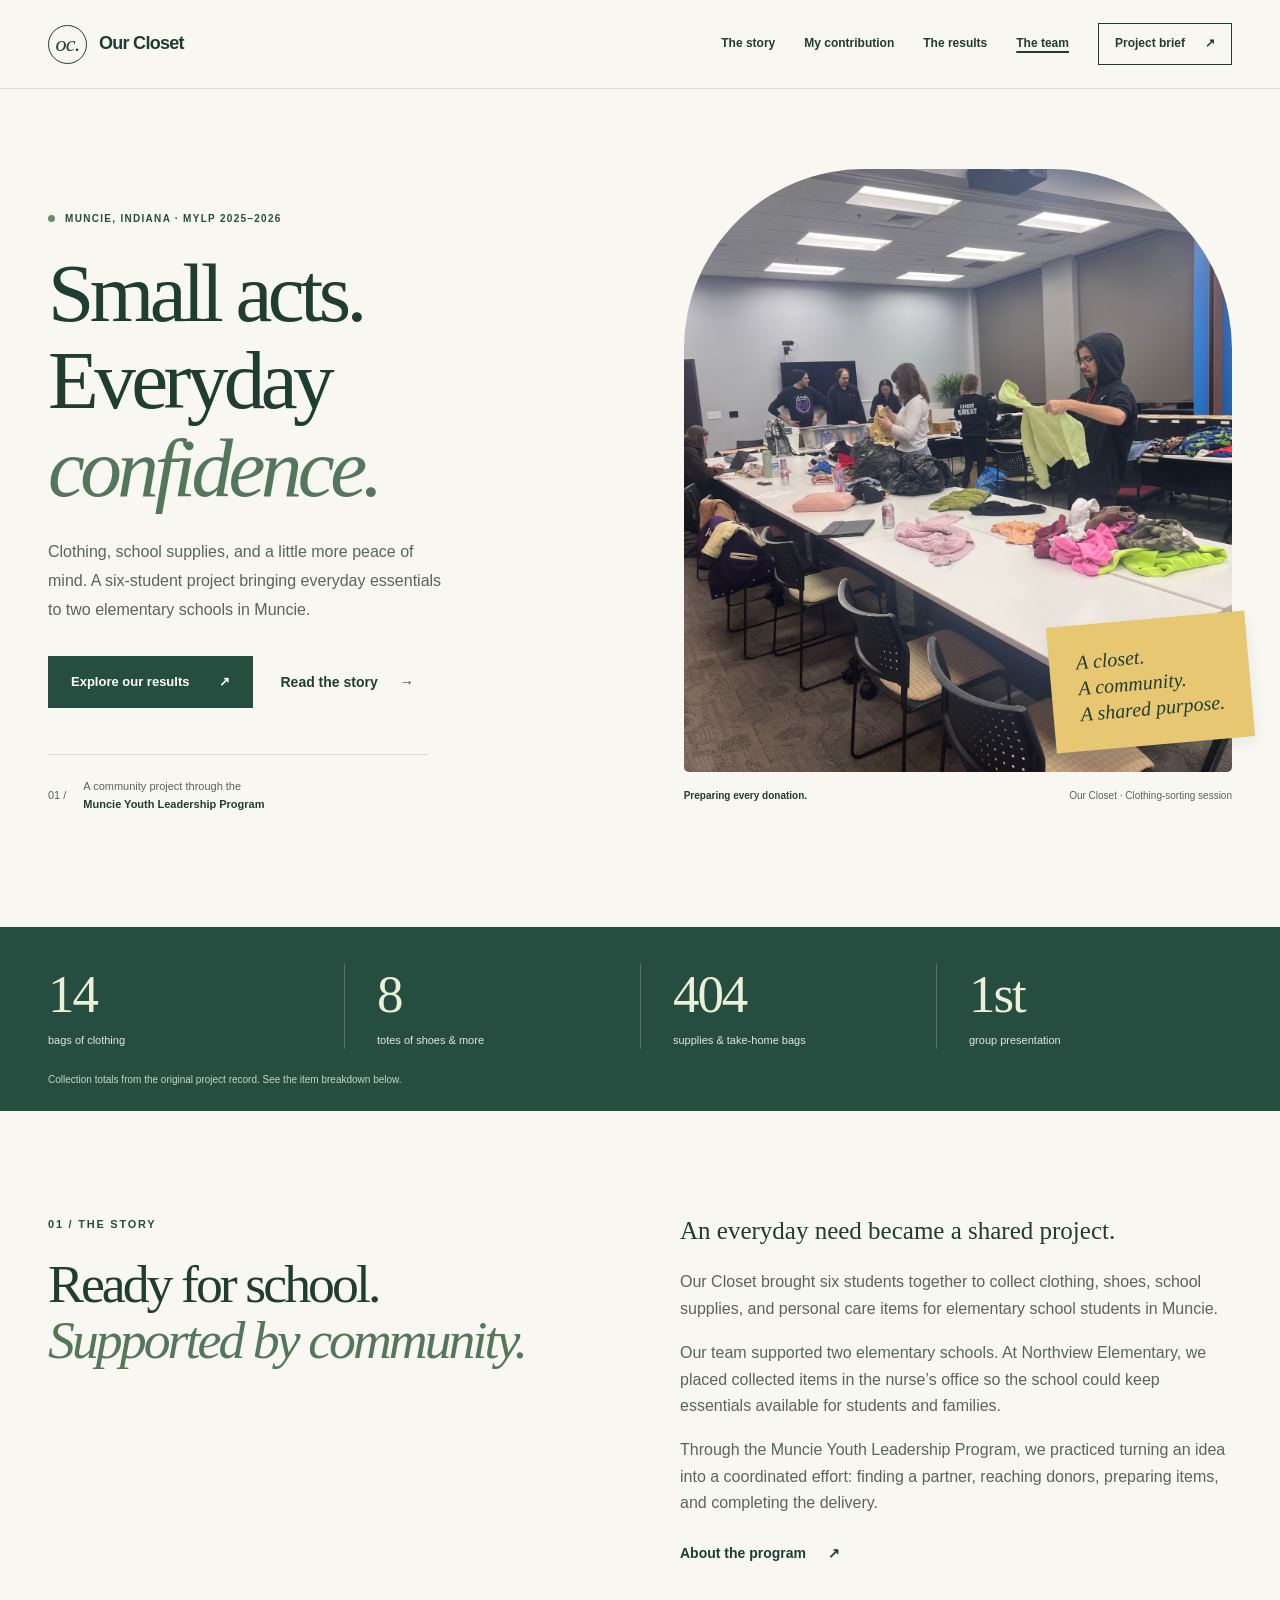
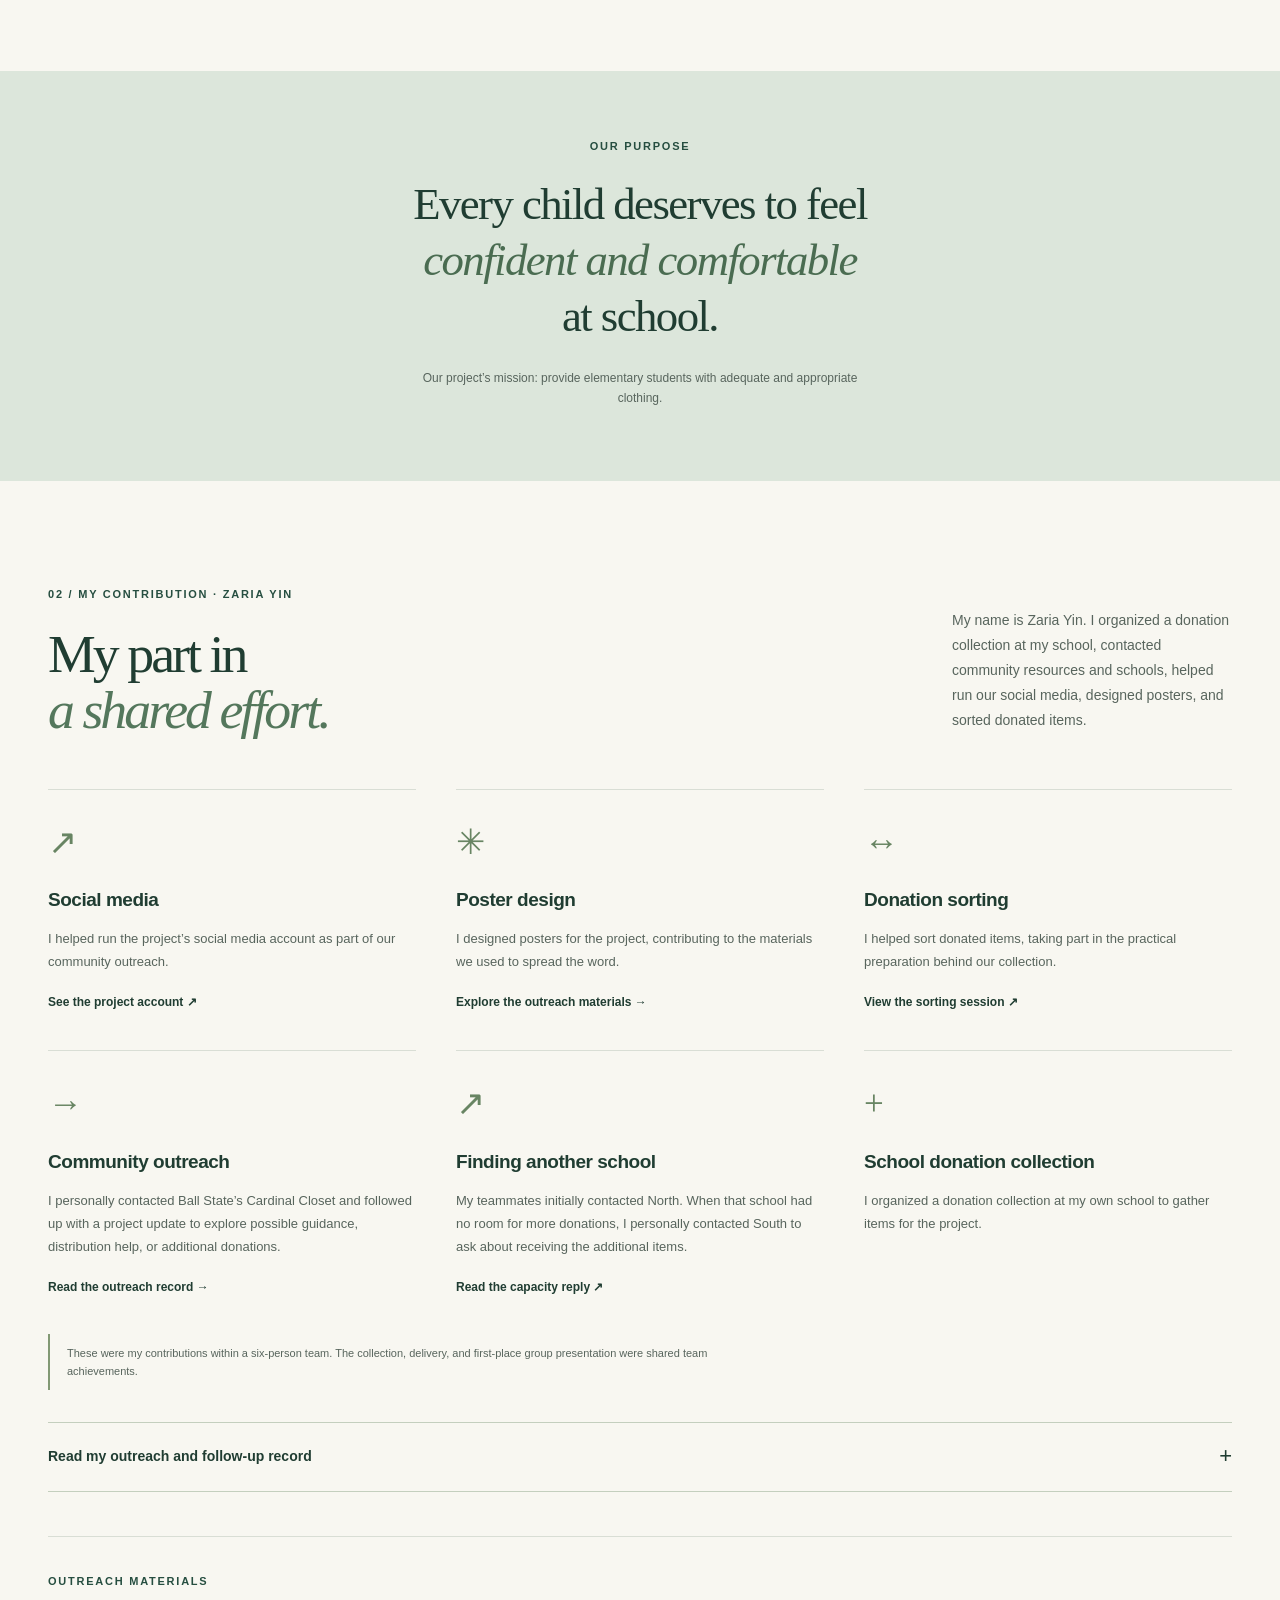
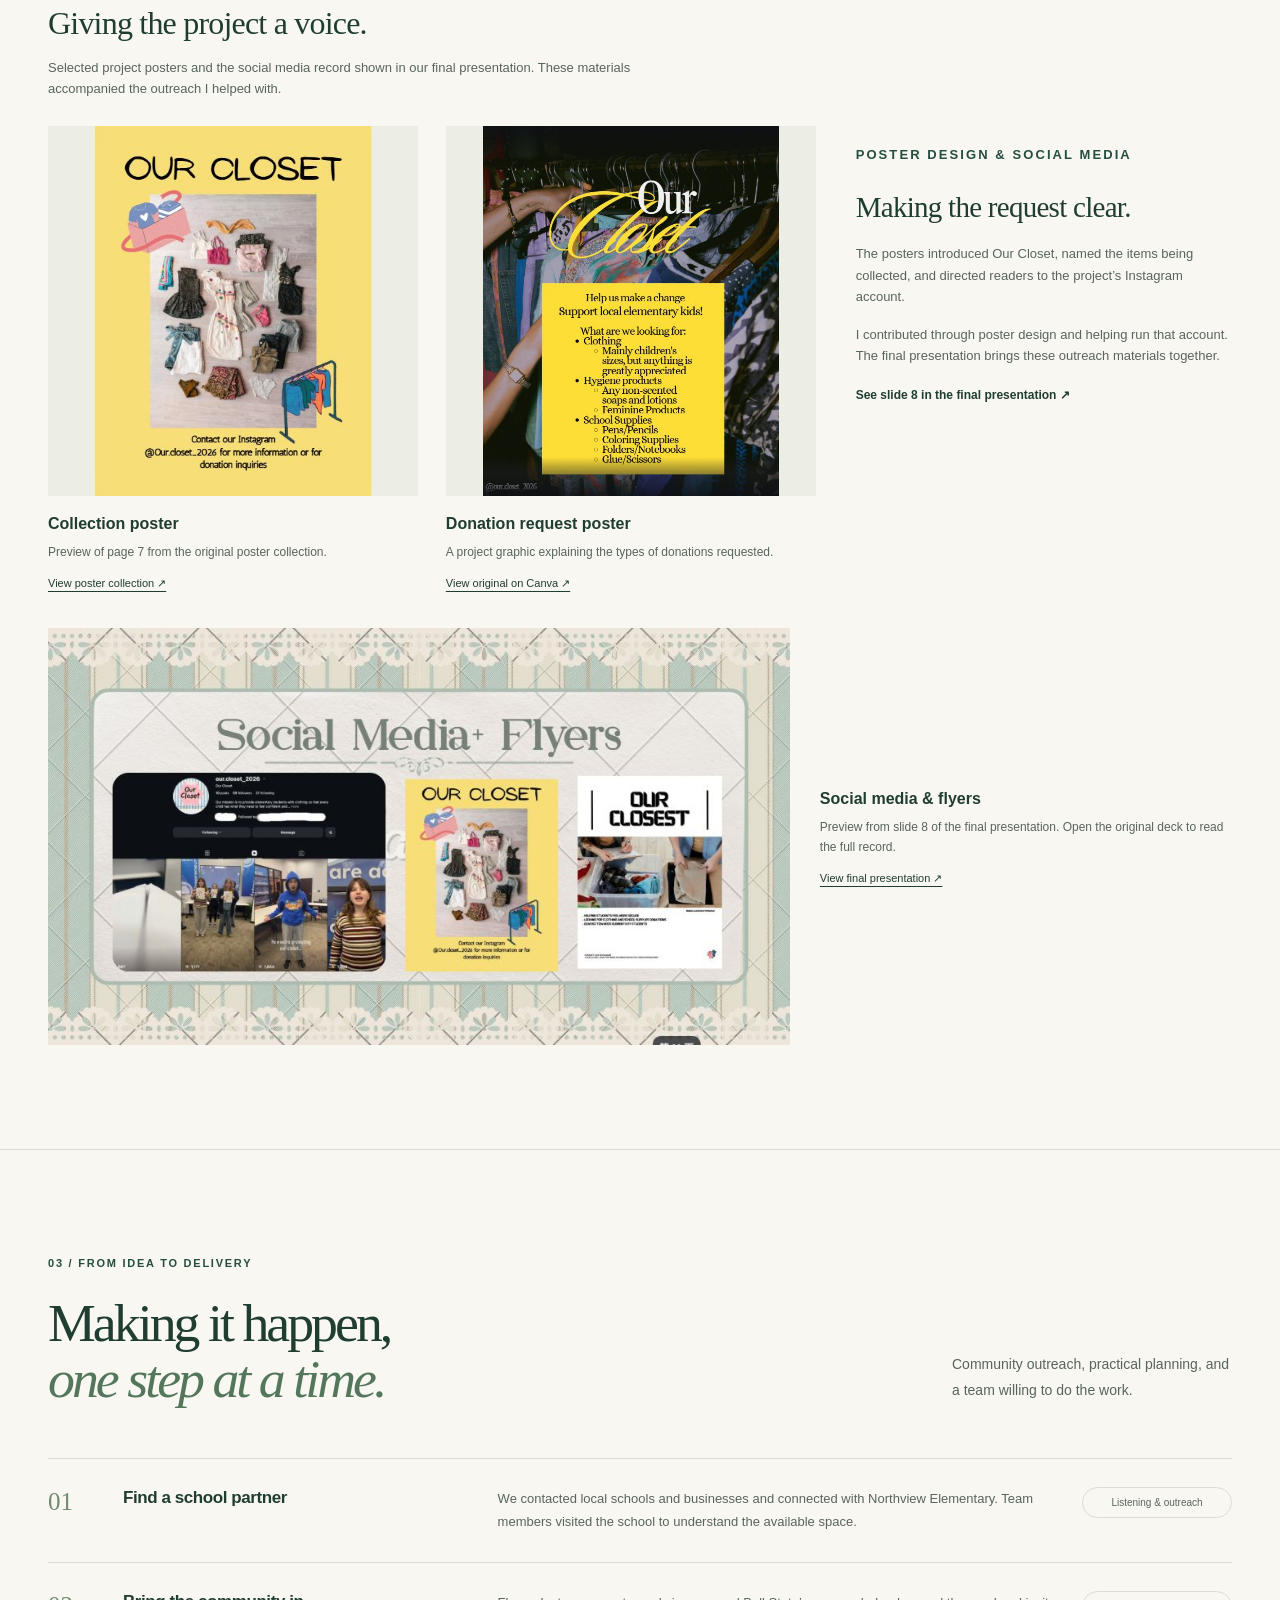
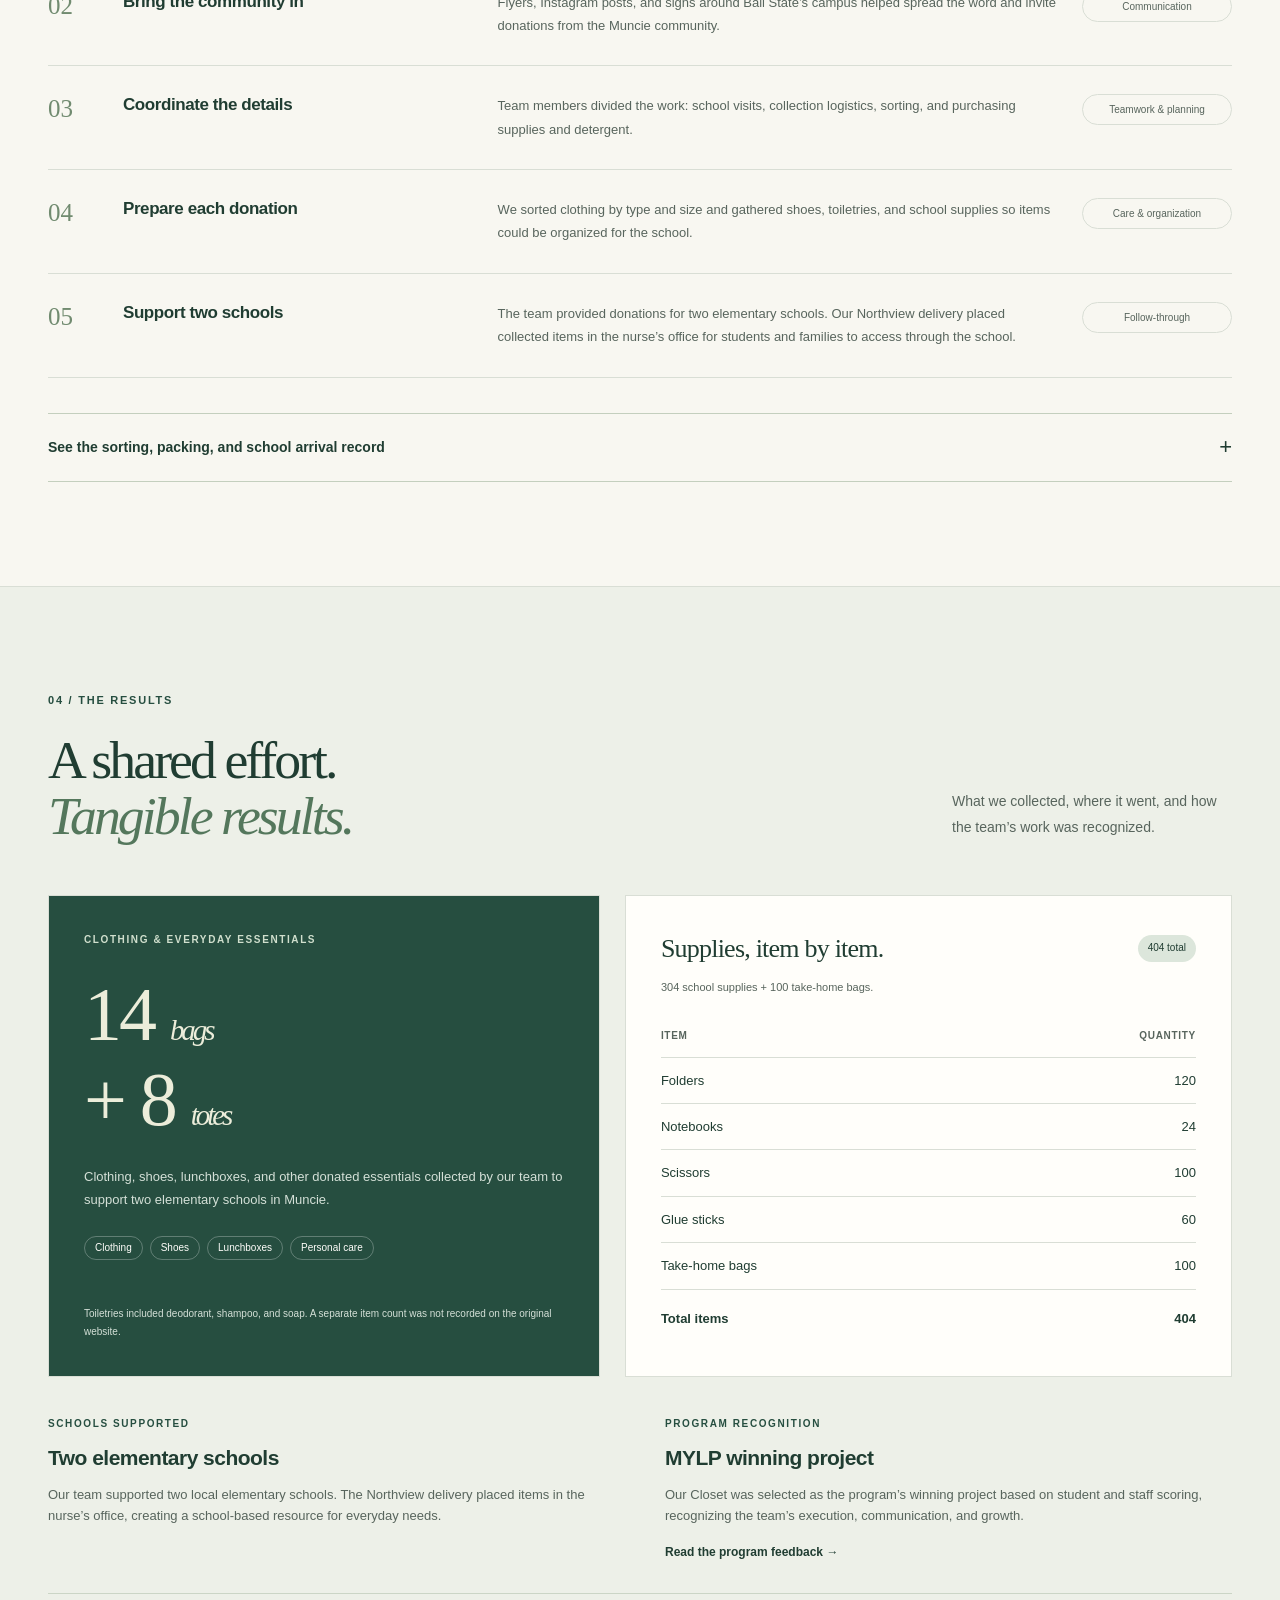
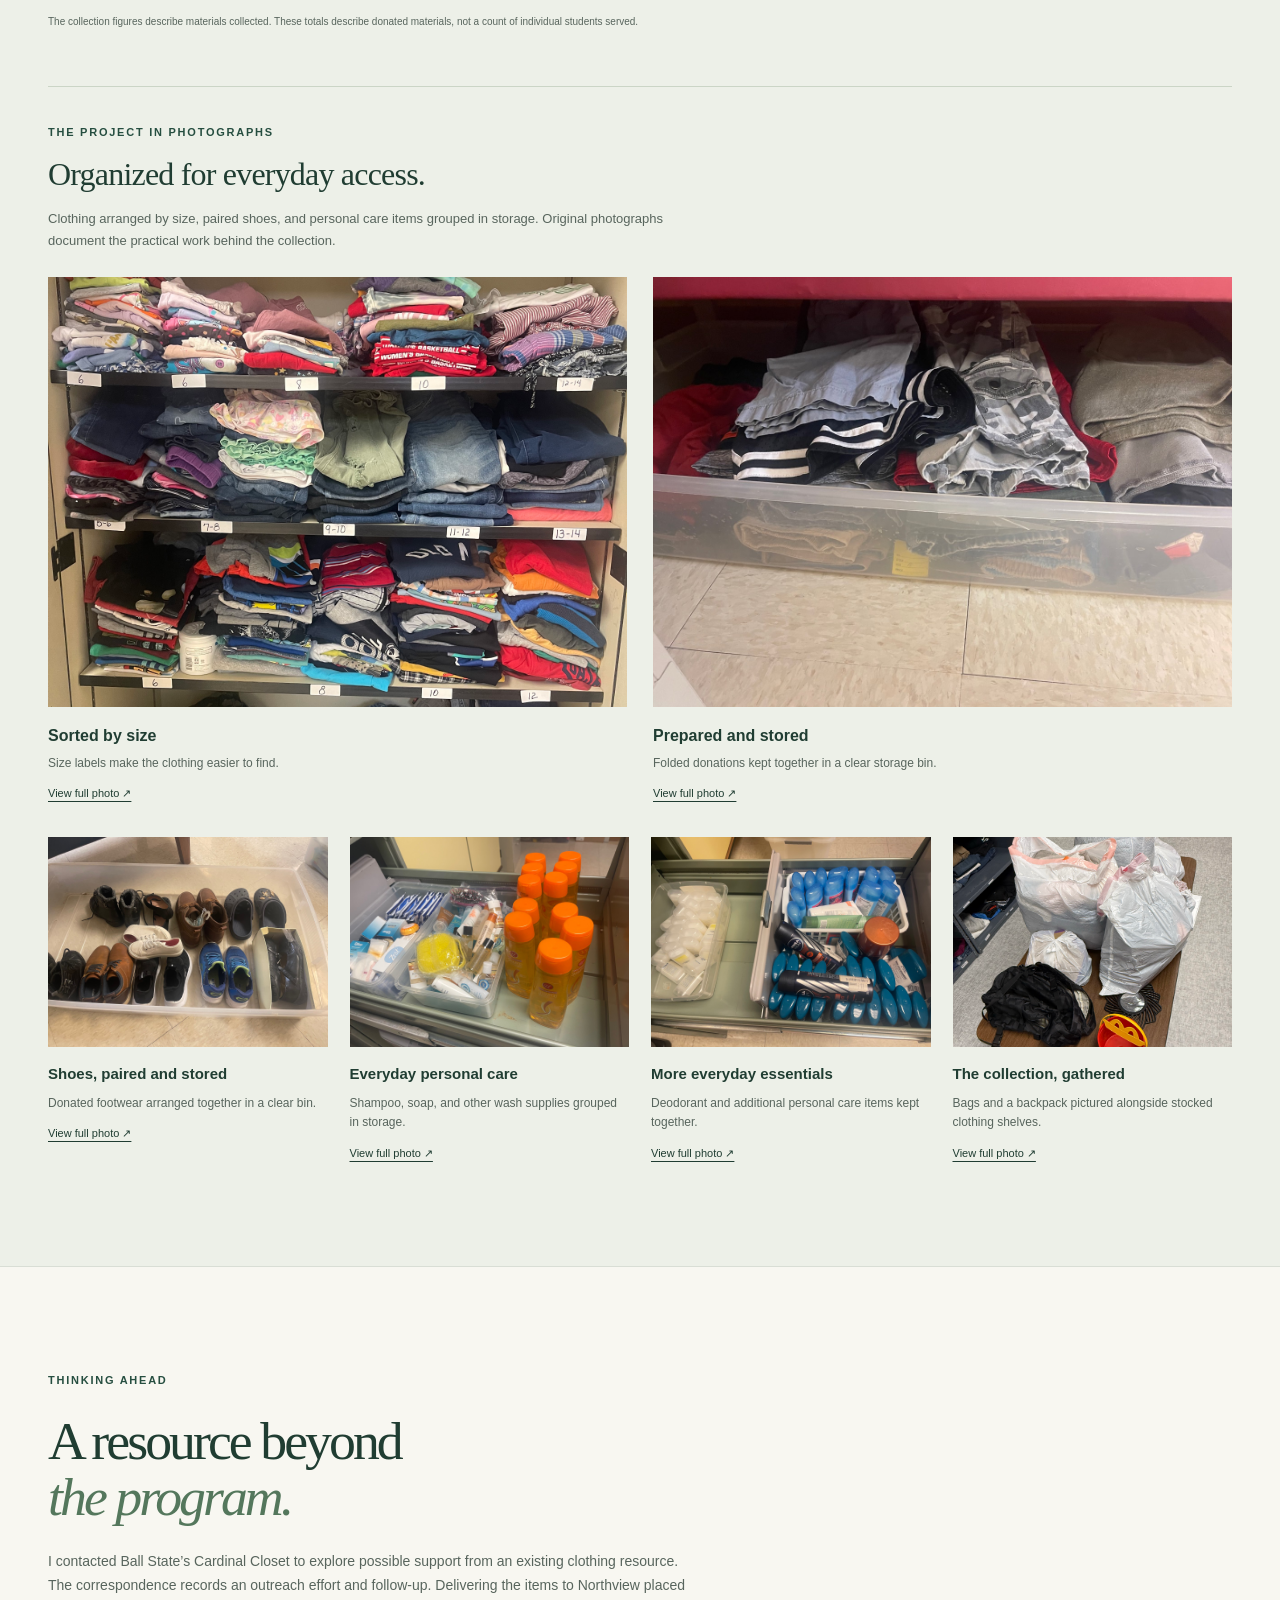
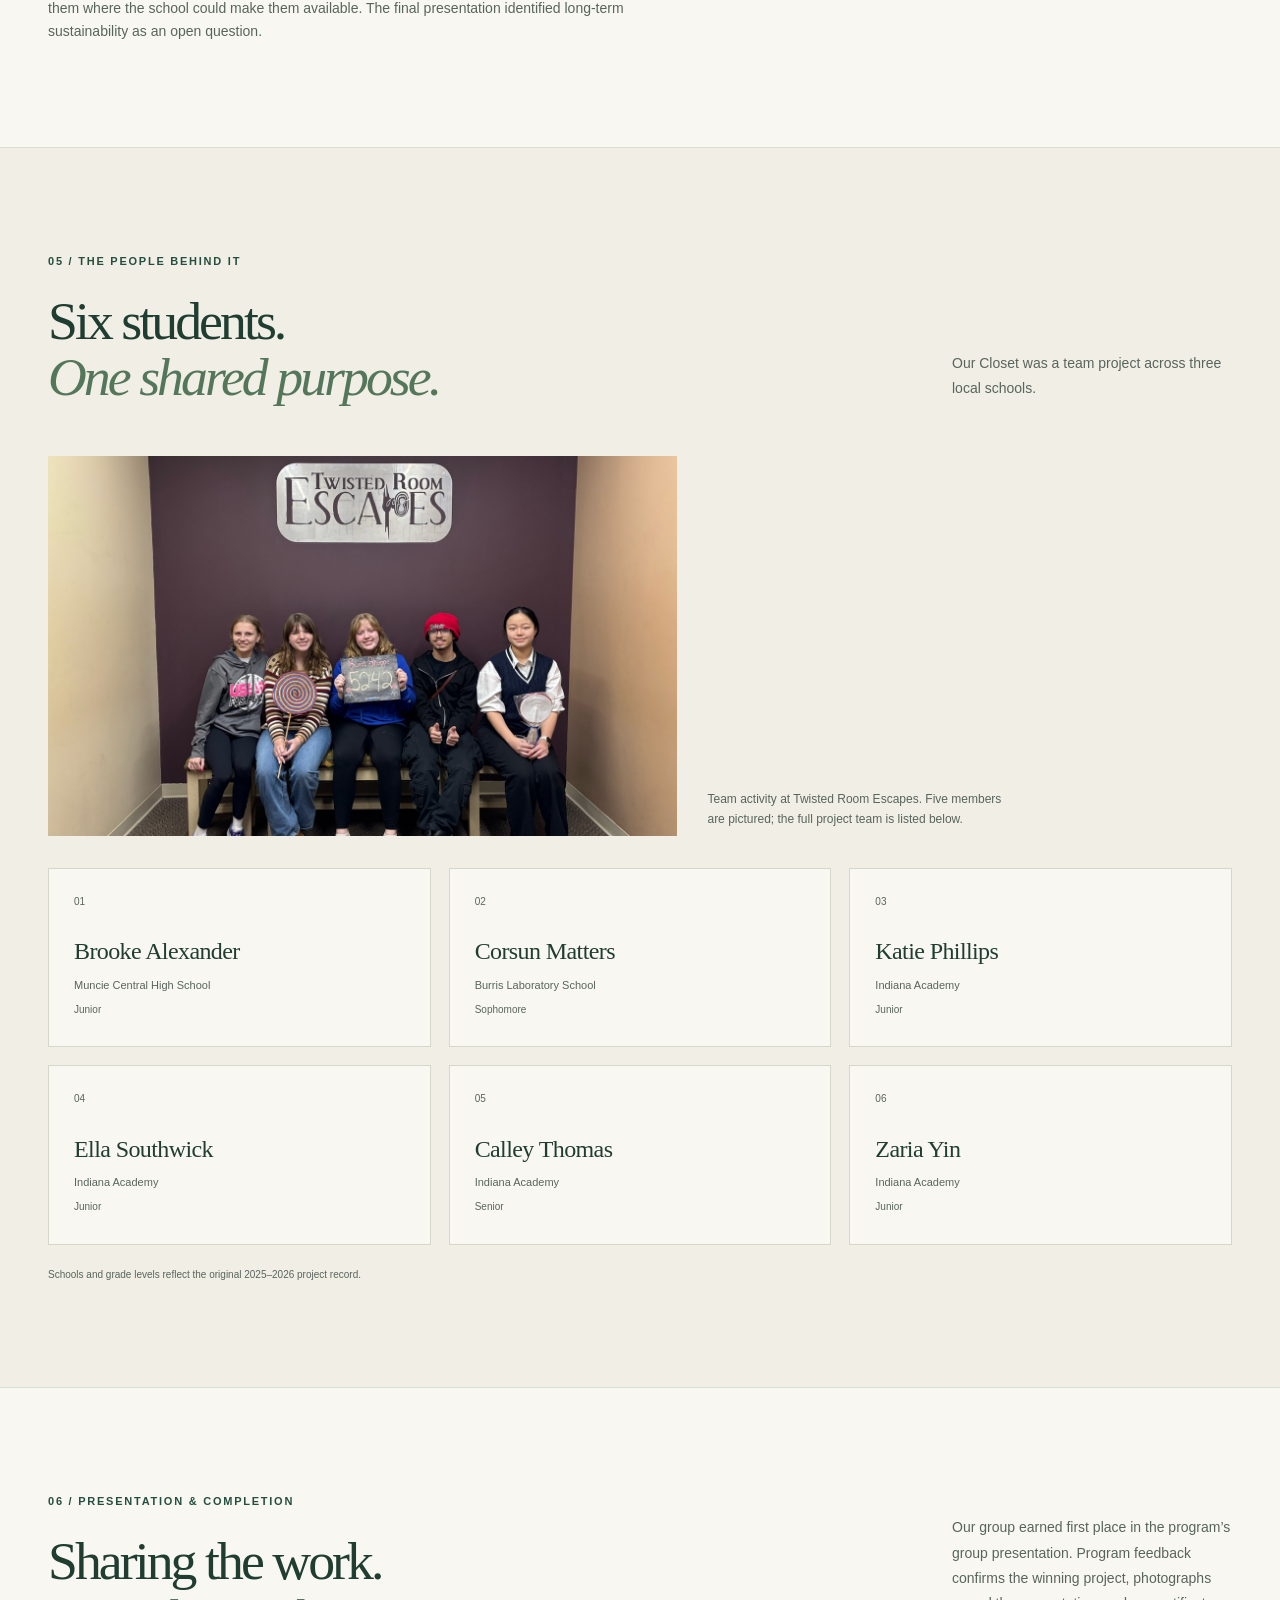
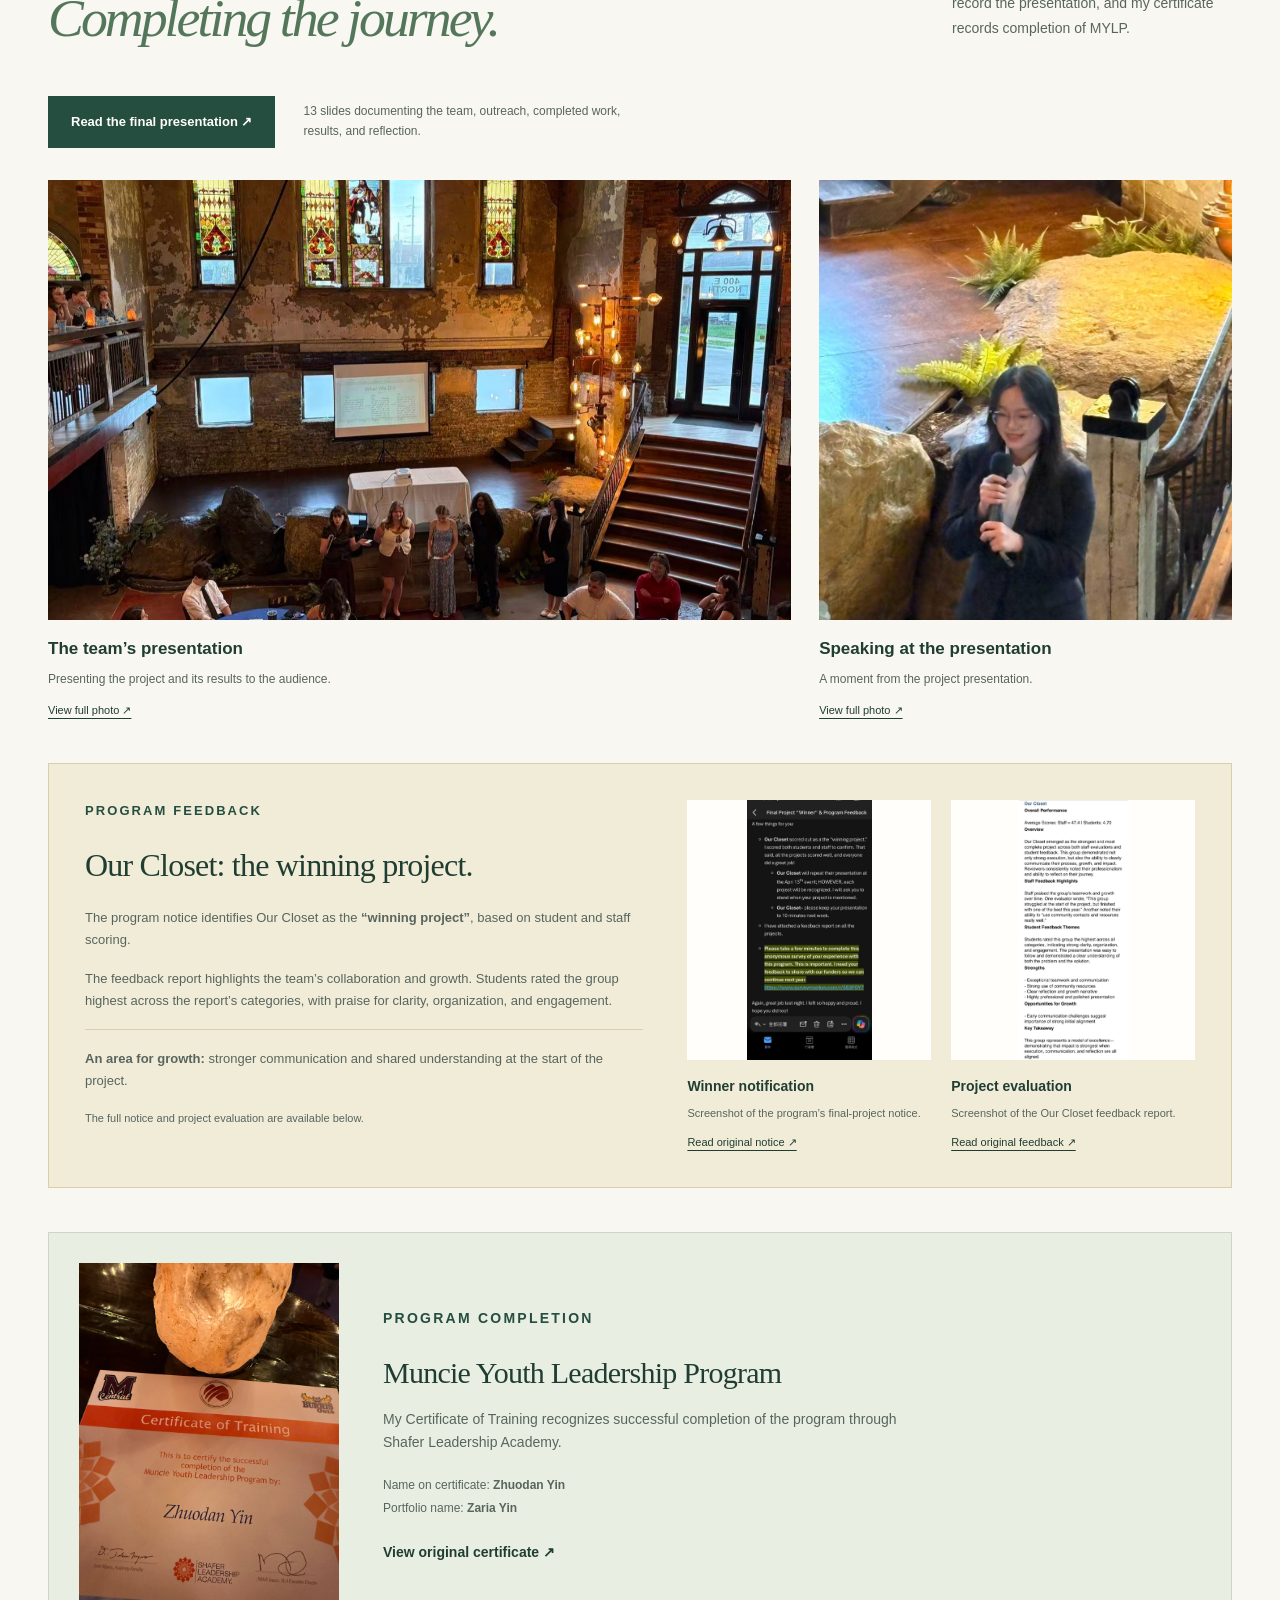
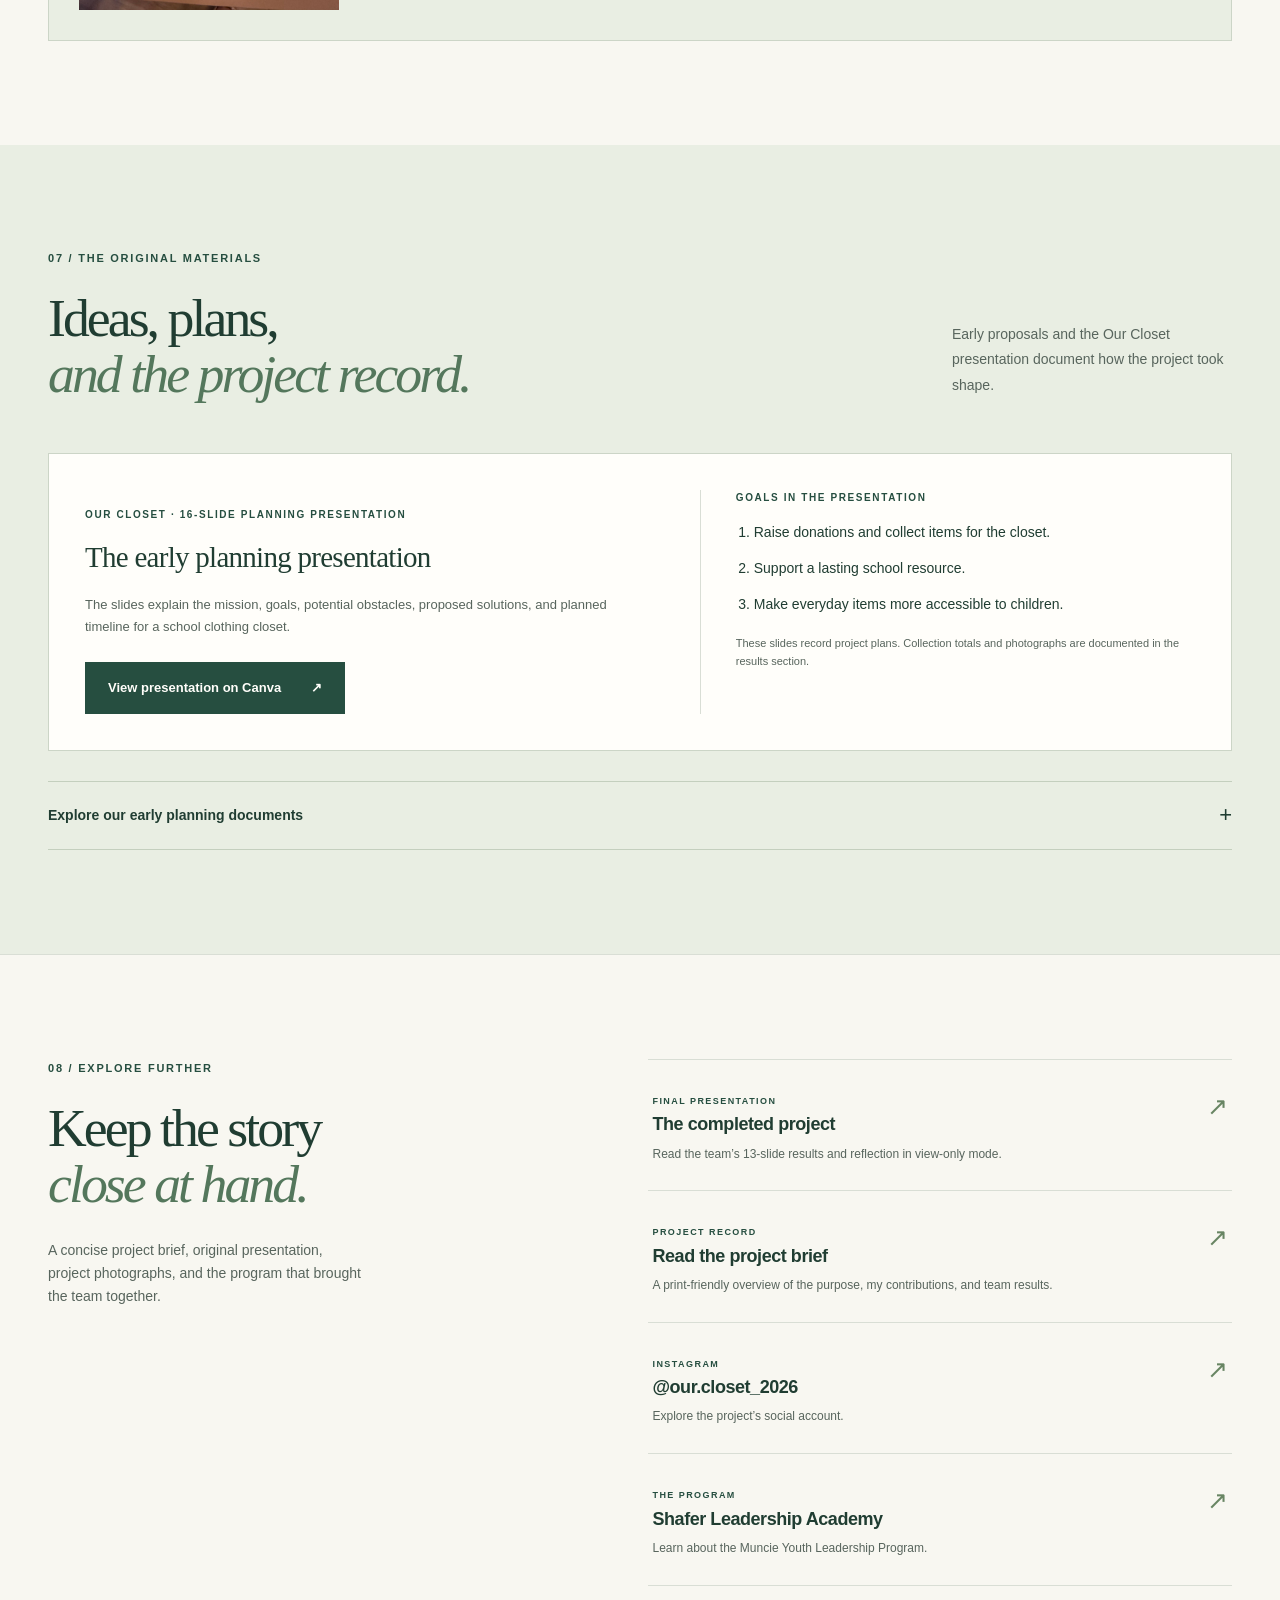
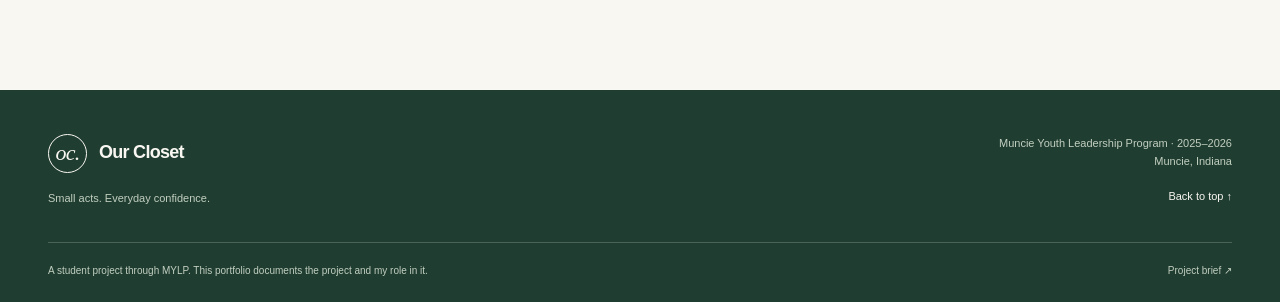
<file: index.html>
<!doctype html>
<html lang="en">
<head>
<meta charset="utf-8"><meta name="viewport" content="width=device-width, initial-scale=1">
<meta name="description" content="Our Closet: a six-student MYLP project supporting two elementary schools with clothing and everyday essentials. Explore the process, results, and my contributions in community outreach, social media, poster design, and donation sorting.">
<meta name="theme-color" content="#264e40"><meta property="og:title" content="Our Closet — Small acts. Everyday confidence."><meta property="og:description" content="The story, results, and student contributions behind a six-student project supporting two elementary schools in Muncie, Indiana."><meta property="og:type" content="website"><meta property="og:image" content="https://24r14.github.io/Our-Closet/assets/donation-sorting.jpg"><meta name="twitter:card" content="summary_large_image">
<title>Our Closet — A Student-Led Community Project</title><link rel="icon" href="favicon.svg" type="image/svg+xml"><link rel="stylesheet" href="styles.css"><script src="script.js" defer></script>
</head>
<body>
<a class="skip-link" href="#main">Skip to content</a>
<header class="site-header"><div class="container header-inner"><a class="brand" href="#top" aria-label="Our Closet home"><span class="brand-mark" aria-hidden="true">oc.</span><span>Our Closet</span></a><button class="menu-toggle" type="button" aria-expanded="false" aria-controls="site-nav" hidden>Menu <span aria-hidden="true">+</span></button><nav id="site-nav" aria-label="Main navigation"><a href="#story">The story</a><a href="#contribution">My contribution</a><a href="#impact">The results</a><a href="#team">The team</a><a class="nav-cta" href="project-summary.html">Project brief <span aria-hidden="true">↗</span></a></nav></div></header>
<main id="main">
<section class="hero container" id="top" aria-labelledby="hero-title"><div class="hero-copy"><p class="eyebrow"><span class="status-dot" aria-hidden="true"></span> Muncie, Indiana · MYLP 2025–2026</p><h1 id="hero-title">Small acts.<br>Everyday<br><em>confidence.</em></h1><p class="hero-description">Clothing, school supplies, and a little more peace of mind. A six-student project bringing everyday essentials to two elementary schools in Muncie.</p><div class="button-row"><a class="button primary" href="#impact">Explore our results <span aria-hidden="true">↗</span></a><a class="text-link" href="#story">Read the story <span aria-hidden="true">→</span></a></div><div class="hero-footnote"><span class="tiny-number">01 /</span><p>A community project through the<br><strong>Muncie Youth Leadership Program</strong></p></div></div><figure class="hero-photo"><div class="photo-frame"><img src="assets/donation-sorting.jpg" alt="Team members sort donated clothing across tables, with collection bags and storage bins nearby." width="2880" height="3840" fetchpriority="high"></div><figcaption><span>Preparing every donation.</span><span>Our Closet · Clothing-sorting session</span></figcaption><div class="photo-note" aria-hidden="true">A closet.<br>A community.<br>A shared purpose.</div></figure></section>

<section class="impact-strip" aria-label="Project collection highlights"><div class="container stat-grid"><div><span class="stat-number">14</span><span class="stat-label">bags of clothing</span></div><div><span class="stat-number">8</span><span class="stat-label">totes of shoes &amp; more</span></div><div><span class="stat-number">404</span><span class="stat-label">supplies &amp; take-home bags</span></div><div><span class="stat-number">1st</span><span class="stat-label">group presentation</span></div></div><p class="container strip-note">Collection totals from the original project record. See the item breakdown below.</p></section>

<section class="section container story-grid" id="story" aria-labelledby="story-title"><div><p class="eyebrow">01 / The story</p><h2 id="story-title">Ready for school.<br><em>Supported by community.</em></h2></div><div class="story-copy"><p class="lead">An everyday need became a shared project.</p><p>Our Closet brought six students together to collect clothing, shoes, school supplies, and personal care items for elementary school students in Muncie.</p><p>Our team supported two elementary schools. At Northview Elementary, we placed collected items in the nurse’s office so the school could keep essentials available for students and families.</p><p>Through the Muncie Youth Leadership Program, we practiced turning an idea into a coordinated effort: finding a partner, reaching donors, preparing items, and completing the delivery.</p><a class="text-link" href="https://www.shaferleadership.com/muncie-youth/" target="_blank" rel="noopener noreferrer">About the program <span aria-hidden="true">↗</span></a></div></section>

<section class="mission-panel"><div class="container mission-inner"><p class="eyebrow">Our purpose</p><blockquote>Every child deserves to feel<br><em>confident and comfortable</em><br>at school.</blockquote><p>Our project’s mission: provide elementary students with adequate and appropriate clothing.</p></div></section>

<section class="section container" id="contribution" aria-labelledby="contribution-title"><div class="section-heading"><div><p class="eyebrow">02 / My contribution · Zaria Yin</p><h2 id="contribution-title">My part in<br><em>a shared effort.</em></h2></div><p>My name is Zaria Yin. I organized a donation collection at my school, contacted community resources and schools, helped run our social media, designed posters, and sorted donated items.</p></div><div class="learning-grid"><article><span class="learning-symbol" aria-hidden="true">↗</span><h3>Social media</h3><p>I helped run the project’s social media account as part of our community outreach.</p><a class="text-link" href="https://www.instagram.com/our.closet_2026" target="_blank" rel="noopener noreferrer">See the project account ↗</a></article><article><span class="learning-symbol" aria-hidden="true">✳</span><h3>Poster design</h3><p>I designed posters for the project, contributing to the materials we used to spread the word.</p><a class="text-link" href="#outreach">Explore the outreach materials →</a></article><article><span class="learning-symbol" aria-hidden="true">↔</span><h3>Donation sorting</h3><p>I helped sort donated items, taking part in the practical preparation behind our collection.</p><a class="text-link" href="assets/donation-sorting.jpg" target="_blank" rel="noopener noreferrer">View the sorting session ↗</a></article><article><span class="learning-symbol" aria-hidden="true">→</span><h3>Community outreach</h3><p>I personally contacted Ball State’s Cardinal Closet and followed up with a project update to explore possible guidance, distribution help, or additional donations.</p><a class="text-link" href="#correspondence">Read the outreach record →</a></article><article><span class="learning-symbol" aria-hidden="true">↗</span><h3>Finding another school</h3><p>My teammates initially contacted North. When that school had no room for more donations, I personally contacted South to ask about receiving the additional items.</p><a class="text-link" href="assets/school-capacity-reply.jpg" target="_blank" rel="noopener noreferrer">Read the capacity reply ↗</a></article><article><span class="learning-symbol" aria-hidden="true">+</span><h3>School donation collection</h3><p>I organized a donation collection at my own school to gather items for the project.</p></article></div><p class="contribution-note">These were my contributions within a six-person team. The collection, delivery, and first-place group presentation were shared team achievements.</p><details class="early-planning correspondence-record" id="correspondence"><summary>Read my outreach and follow-up record <span aria-hidden="true">+</span></summary><div class="early-planning-body"><p>I contacted Cardinal Closet to explore possible support and followed up with the project’s progress and donation needs. My teammates made the initial contact with North. After that school could not take more donations, I personally contacted South about receiving the additional items.</p><div class="correspondence-gallery"><figure class="portfolio-figure"><a href="assets/cardinal-closet-reply.jpg" target="_blank" rel="noopener noreferrer" aria-label="Open original correspondence: Cardinal Closet’s reply"><img src="assets/cardinal-closet-reply.jpg" alt="Reply from Cardinal Closet asking what support the project needs, an event outline, and its proposed role." width="1206" height="1219" loading="lazy" decoding="async"></a><figcaption><strong>Cardinal Closet’s reply</strong><span>A request for the project outline and a clearer explanation of the support needed.</span><a href="assets/cardinal-closet-reply.jpg" target="_blank" rel="noopener noreferrer">Read original screenshot ↗</a></figcaption></figure><figure class="portfolio-figure"><a href="assets/cardinal-closet-follow-up.jpg" target="_blank" rel="noopener noreferrer" aria-label="Open original correspondence: My project follow-up"><img src="assets/cardinal-closet-follow-up.jpg" alt="Follow-up email describing campus collections and asking about guidance, distribution assistance, or additional items." width="588" height="1280" loading="lazy" decoding="async"></a><figcaption><strong>My project follow-up</strong><span>Explaining the collection progress and asking about possible collaboration.</span><a href="assets/cardinal-closet-follow-up.jpg" target="_blank" rel="noopener noreferrer">Read original screenshot ↗</a></figcaption></figure><figure class="portfolio-figure"><a href="assets/school-capacity-reply.jpg" target="_blank" rel="noopener noreferrer" aria-label="Open original correspondence: Responding to a space limit"><img src="assets/school-capacity-reply.jpg" alt="Email exchange in which a school contact says there is no more room, followed by a courteous reply." width="588" height="1280" loading="lazy" decoding="async"></a><figcaption><strong>Responding to a space limit</strong><span>A school contact explained that there was no room for more donations.</span><a href="assets/school-capacity-reply.jpg" target="_blank" rel="noopener noreferrer">Read original screenshot ↗</a></figcaption></figure><figure class="portfolio-figure"><a href="assets/organization-guidance-reply.jpg" target="_blank" rel="noopener noreferrer" aria-label="Open original correspondence: An offer of advice"><img src="assets/organization-guidance-reply.jpg" alt="An organization’s reply congratulates the team, declines direct participation, and offers advice or feedback." width="588" height="1280" loading="lazy" decoding="async"></a><figcaption><strong>An offer of advice</strong><span>The reply offered guidance and feedback while declining direct project participation.</span><a href="assets/organization-guidance-reply.jpg" target="_blank" rel="noopener noreferrer">Read original screenshot ↗</a></figcaption></figure></div></div></details><div class="outreach-portfolio" id="outreach"><div class="evidence-heading"><p class="eyebrow">Outreach materials</p><h3>Giving the project a voice.</h3><p>Selected project posters and the social media record shown in our final presentation. These materials accompanied the outreach I helped with.</p></div><div class="outreach-gallery"><figure class="portfolio-figure"><a href="https://www.canva.com/design/DAHBieLJItc/PNbpJ7HWKl-4S0PMaMuVJw/view" target="_blank" rel="noopener noreferrer" aria-label="Open source: Collection poster"><img src="assets/poster-collection-preview.jpg" alt="Yellow Our Closet poster featuring clothing and the project Instagram account." width="384" height="510" loading="lazy" decoding="async"></a><figcaption><strong>Collection poster</strong><span>Preview of page 7 from the original poster collection.</span><a href="https://www.canva.com/design/DAHBieLJItc/PNbpJ7HWKl-4S0PMaMuVJw/view" target="_blank" rel="noopener noreferrer">View poster collection ↗</a></figcaption></figure><figure class="portfolio-figure"><a href="https://www.canva.com/design/DAHCMGw_d98/bLrzLS510viEVmZVNK3URg/view" target="_blank" rel="noopener noreferrer" aria-label="Open source: Donation request poster"><img src="assets/poster-request-preview.jpg" alt="Our Closet recruitment graphic asking for clothing, hygiene products, and school supplies." width="576" height="720" loading="lazy" decoding="async"></a><figcaption><strong>Donation request poster</strong><span>A project graphic explaining the types of donations requested.</span><a href="https://www.canva.com/design/DAHCMGw_d98/bLrzLS510viEVmZVNK3URg/view" target="_blank" rel="noopener noreferrer">View original on Canva ↗</a></figcaption></figure><article class="outreach-description"><p class="eyebrow">Poster design &amp; social media</p><h3>Making the request clear.</h3><p>The posters introduced Our Closet, named the items being collected, and directed readers to the project’s Instagram account.</p><p>I contributed through poster design and helping run that account. The final presentation brings these outreach materials together.</p><a class="text-link" href="https://www.canva.com/design/DAHEKISyIgo/CR_wtErylHi57obKRPinyQ/view" target="_blank" rel="noopener noreferrer">See slide 8 in the final presentation ↗</a></article></div><figure class="outreach-slide"><a href="https://www.canva.com/design/DAHEKISyIgo/CR_wtErylHi57obKRPinyQ/view" target="_blank" rel="noopener noreferrer" aria-label="Open final presentation containing social media and flyer examples"><img src="assets/outreach-slide-preview.jpg" alt="Slide 8 of the final presentation, titled Social Media and Flyers, showing the project’s social media page and two poster examples." width="908" height="510" loading="lazy" decoding="async"></a><figcaption><strong>Social media &amp; flyers</strong><span>Preview from slide 8 of the final presentation. Open the original deck to read the full record.</span><a href="https://www.canva.com/design/DAHEKISyIgo/CR_wtErylHi57obKRPinyQ/view" target="_blank" rel="noopener noreferrer">View final presentation ↗</a></figcaption></figure></div></section>

<section class="process-section"><div class="section container" id="process" aria-labelledby="process-title"><div class="section-heading"><div><p class="eyebrow">03 / From idea to delivery</p><h2 id="process-title">Making it happen,<br><em>one step at a time.</em></h2></div><p>Community outreach, practical planning, and a team willing to do the work.</p></div><ol class="process-list"><li><span class="step-index" aria-hidden="true">01</span><h3>Find a school partner</h3><p>We contacted local schools and businesses and connected with Northview Elementary. Team members visited the school to understand the available space.</p><span class="step-skill">Listening &amp; outreach</span></li><li><span class="step-index" aria-hidden="true">02</span><h3>Bring the community in</h3><p>Flyers, Instagram posts, and signs around Ball State’s campus helped spread the word and invite donations from the Muncie community.</p><span class="step-skill">Communication</span></li><li><span class="step-index" aria-hidden="true">03</span><h3>Coordinate the details</h3><p>Team members divided the work: school visits, collection logistics, sorting, and purchasing supplies and detergent.</p><span class="step-skill">Teamwork &amp; planning</span></li><li><span class="step-index" aria-hidden="true">04</span><h3>Prepare each donation</h3><p>We sorted clothing by type and size and gathered shoes, toiletries, and school supplies so items could be organized for the school.</p><span class="step-skill">Care &amp; organization</span></li><li><span class="step-index" aria-hidden="true">05</span><h3>Support two schools</h3><p>The team provided donations for two elementary schools. Our Northview delivery placed collected items in the nurse’s office for students and families to access through the school.</p><span class="step-skill">Follow-through</span></li></ol><details class="early-planning process-archive" id="delivery-record"><summary>See the sorting, packing, and school arrival record <span aria-hidden="true">+</span></summary><div class="early-planning-body"><p>Additional project photographs show donations being prepared and items gathered at the school. The final presentation records delivery to Northview Elementary’s nurse’s office.</p><div class="process-gallery"><figure class="portfolio-figure"><a href="assets/sorting-overview.jpg" target="_blank" rel="noopener noreferrer" aria-label="Open source: Sorting together"><img src="assets/sorting-overview.jpg" alt="Team members prepare donations around tables with clothing, storage bins, and bags." width="1280" height="960" loading="lazy" decoding="async"></a><figcaption><strong>Sorting together</strong><span>Clothing, shoes, bags, and storage containers gathered across the work space.</span><a href="assets/sorting-overview.jpg" target="_blank" rel="noopener noreferrer">Open original photo ↗</a></figcaption></figure><figure class="portfolio-figure"><a href="assets/packing-essentials.jpg" target="_blank" rel="noopener noreferrer" aria-label="Open source: Preparing the essentials"><img src="assets/packing-essentials.jpg" alt="A team member prepares donated items beside storage bins and boxes of personal care supplies." width="2880" height="3840" loading="lazy" decoding="async"></a><figcaption><strong>Preparing the essentials</strong><span>Personal care items and other donations being grouped into containers.</span><a href="assets/packing-essentials.jpg" target="_blank" rel="noopener noreferrer">Open original photo ↗</a></figcaption></figure><figure class="portfolio-figure"><a href="assets/school-storage-arrival.jpg" target="_blank" rel="noopener noreferrer" aria-label="Open source: Items gathered at the school"><img src="assets/school-storage-arrival.jpg" alt="Clothing in labeled fabric bins beside storage containers and a school nurse’s examination cot." width="1280" height="960" loading="lazy" decoding="async"></a><figcaption><strong>Items gathered at the school</strong><span>Clothing bins and storage containers pictured in the school nurse’s room.</span><a href="assets/school-storage-arrival.jpg" target="_blank" rel="noopener noreferrer">Open original photo ↗</a></figcaption></figure><figure class="portfolio-figure"><a href="assets/school-donation-bags.jpg" target="_blank" rel="noopener noreferrer" aria-label="Open source: More of the collection"><img src="assets/school-donation-bags.jpg" alt="Filled black and blue donation bags gathered beside a school bulletin board and a door." width="2880" height="3840" loading="lazy" decoding="async"></a><figcaption><strong>More of the collection</strong><span>Packed clothing bags pictured together at the school.</span><a href="assets/school-donation-bags.jpg" target="_blank" rel="noopener noreferrer">Open original photo ↗</a></figcaption></figure></div></div></details></div></section>

<section class="results-section" id="impact" aria-labelledby="impact-title"><div class="container section"><div class="section-heading"><div><p class="eyebrow">04 / The results</p><h2 id="impact-title">A shared effort.<br><em>Tangible results.</em></h2></div><p>What we collected, where it went, and how the team’s work was recognized.</p></div><div class="results-layout"><article class="collection-card"><p class="eyebrow">Clothing &amp; everyday essentials</p><div class="collection-total">14 <span>bags</span><br>+ 8 <span>totes</span></div><p>Clothing, shoes, lunchboxes, and other donated essentials collected by our team to support two elementary schools in Muncie.</p><div class="category-tags"><span>Clothing</span><span>Shoes</span><span>Lunchboxes</span><span>Personal care</span></div><p class="small-note">Toiletries included deodorant, shampoo, and soap. A separate item count was not recorded on the original website.</p></article><article class="supply-card"><div class="card-heading"><h3>Supplies, item by item.</h3><span class="total-chip">404 total</span></div><p class="card-intro">304 school supplies + 100 take-home bags.</p><table><caption class="sr-only">Reported school supply and take-home bag counts</caption><thead><tr><th scope="col">Item</th><th scope="col">Quantity</th></tr></thead><tbody><tr><th scope="row">Folders</th><td>120</td></tr><tr><th scope="row">Notebooks</th><td>24</td></tr><tr><th scope="row">Scissors</th><td>100</td></tr><tr><th scope="row">Glue sticks</th><td>60</td></tr><tr><th scope="row">Take-home bags</th><td>100</td></tr></tbody><tfoot><tr><th scope="row">Total items</th><td>404</td></tr></tfoot></table></article></div><div class="outcome-row"><article><span class="eyebrow">Schools supported</span><h3>Two elementary schools</h3><p>Our team supported two local elementary schools. The Northview delivery placed items in the nurse’s office, creating a school-based resource for everyday needs.</p></article><article><span class="eyebrow">Program recognition</span><h3>MYLP winning project</h3><p>Our Closet was selected as the program’s winning project based on student and staff scoring, recognizing the team’s execution, communication, and growth.</p><a class="text-link" href="#feedback">Read the program feedback →</a></article></div><p class="evidence-note">The collection figures describe materials collected. These totals describe donated materials, not a count of individual students served.</p><div class="photo-evidence" id="photos"><div class="evidence-heading"><p class="eyebrow">The project in photographs</p><h3>Organized for everyday access.</h3><p>Clothing arranged by size, paired shoes, and personal care items grouped in storage. Original photographs document the practical work behind the collection.</p></div><div class="evidence-gallery"><figure><a href="assets/organized-clothing.jpg" target="_blank" rel="noopener noreferrer" aria-label="Open full photograph of clothing organized by size"><img src="assets/organized-clothing.jpg" alt="Shelves stocked with folded shirts and trousers, with handwritten clothing-size labels along each shelf." width="2880" height="3840" loading="lazy" decoding="async"></a><figcaption><strong>Sorted by size</strong><span>Size labels make the clothing easier to find.</span><a href="assets/organized-clothing.jpg" target="_blank" rel="noopener noreferrer">View full photo ↗</a></figcaption></figure><figure><a href="assets/clothing-storage.jpg" target="_blank" rel="noopener noreferrer" aria-label="Open full photograph of folded clothing in storage"><img src="assets/clothing-storage.jpg" alt="Folded shorts and trousers arranged inside a clear storage bin beneath a shelf." width="1280" height="960" loading="lazy" decoding="async"></a><figcaption><strong>Prepared and stored</strong><span>Folded donations kept together in a clear storage bin.</span><a href="assets/clothing-storage.jpg" target="_blank" rel="noopener noreferrer">View full photo ↗</a></figcaption></figure></div><div class="essentials-gallery"><figure><a href="assets/donated-shoes.jpg" target="_blank" rel="noopener noreferrer" aria-label="Open full photograph: Shoes, paired and stored"><img src="assets/donated-shoes.jpg" alt="Pairs of boots, sneakers, and other donated shoes arranged in a clear storage bin." width="1280" height="960" loading="lazy" decoding="async"></a><figcaption><strong>Shoes, paired and stored</strong><span>Donated footwear arranged together in a clear bin.</span><a href="assets/donated-shoes.jpg" target="_blank" rel="noopener noreferrer">View full photo ↗</a></figcaption></figure><figure><a href="assets/personal-care.jpg" target="_blank" rel="noopener noreferrer" aria-label="Open full photograph: Everyday personal care"><img src="assets/personal-care.jpg" alt="Shampoo bottles beside trays of soap and assorted personal care supplies." width="1280" height="960" loading="lazy" decoding="async"></a><figcaption><strong>Everyday personal care</strong><span>Shampoo, soap, and other wash supplies grouped in storage.</span><a href="assets/personal-care.jpg" target="_blank" rel="noopener noreferrer">View full photo ↗</a></figcaption></figure><figure><a href="assets/deodorant-storage.jpg" target="_blank" rel="noopener noreferrer" aria-label="Open full photograph: More everyday essentials"><img src="assets/deodorant-storage.jpg" alt="A basket filled with deodorant containers beside a tray of smaller personal care items." width="1280" height="960" loading="lazy" decoding="async"></a><figcaption><strong>More everyday essentials</strong><span>Deodorant and additional personal care items kept together.</span><a href="assets/deodorant-storage.jpg" target="_blank" rel="noopener noreferrer">View full photo ↗</a></figcaption></figure><figure><a href="assets/donation-bags.jpg" target="_blank" rel="noopener noreferrer" aria-label="Open full photograph: The collection, gathered"><img src="assets/donation-bags.jpg" alt="Several filled donation bags and a backpack on a table, with shelves of folded clothing behind them." width="2880" height="3840" loading="lazy" decoding="async"></a><figcaption><strong>The collection, gathered</strong><span>Bags and a backpack pictured alongside stocked clothing shelves.</span><a href="assets/donation-bags.jpg" target="_blank" rel="noopener noreferrer">View full photo ↗</a></figcaption></figure></div></div></div></section>

<section class="section container continuation"><p class="eyebrow">Thinking ahead</p><h2>A resource beyond<br><em>the program.</em></h2><p>I contacted Ball State’s Cardinal Closet to explore possible support from an existing clothing resource. The correspondence records an outreach effort and follow-up. Delivering the items to Northview placed them where the school could make them available. The final presentation identified long-term sustainability as an open question.</p></section>

<section class="team-section" id="team" aria-labelledby="team-title"><div class="container section"><div class="section-heading"><div><p class="eyebrow">05 / The people behind it</p><h2 id="team-title">Six students.<br><em>One shared purpose.</em></h2></div><p>Our Closet was a team project across three local schools.</p></div><figure class="team-activity-photo"><img src="assets/team-activity.jpg" alt="Five team members seated together at Twisted Room Escapes during a team activity." width="1280" height="960" loading="lazy" decoding="async"><figcaption>Team activity at Twisted Room Escapes. Five members are pictured; the full project team is listed below.</figcaption></figure><ul class="team-grid"><li><span class="member-number" aria-hidden="true">01</span><h3>Brooke Alexander</h3><p>Muncie Central High School</p><span>Junior</span></li><li><span class="member-number" aria-hidden="true">02</span><h3>Corsun Matters</h3><p>Burris Laboratory School</p><span>Sophomore</span></li><li><span class="member-number" aria-hidden="true">03</span><h3>Katie Phillips</h3><p>Indiana Academy</p><span>Junior</span></li><li><span class="member-number" aria-hidden="true">04</span><h3>Ella Southwick</h3><p>Indiana Academy</p><span>Junior</span></li><li><span class="member-number" aria-hidden="true">05</span><h3>Calley Thomas</h3><p>Indiana Academy</p><span>Senior</span></li><li><span class="member-number" aria-hidden="true">06</span><h3>Zaria Yin</h3><p>Indiana Academy</p><span>Junior</span></li></ul><p class="small-note">Schools and grade levels reflect the original 2025–2026 project record.</p></div></section>

<section class="section container recognition-section" id="presentation" aria-labelledby="presentation-title"><div class="section-heading"><div><p class="eyebrow">06 / Presentation &amp; completion</p><h2 id="presentation-title">Sharing the work.<br><em>Completing the journey.</em></h2></div><p>Our group earned first place in the program’s group presentation. Program feedback confirms the winning project, photographs record the presentation, and my certificate records completion of MYLP.</p></div><div class="presentation-deck-link"><a class="button primary" href="https://www.canva.com/design/DAHEKISyIgo/CR_wtErylHi57obKRPinyQ/view" target="_blank" rel="noopener noreferrer">Read the final presentation ↗</a><p>13 slides documenting the team, outreach, completed work, results, and reflection.</p></div><div class="presentation-photos"><figure><a href="assets/group-presentation.jpg" target="_blank" rel="noopener noreferrer" aria-label="Open full photograph: The team’s presentation"><img src="assets/group-presentation.jpg" alt="Team members stand beside a projected slide titled What We Did while presenting to an audience." width="1280" height="959" loading="lazy" decoding="async"></a><figcaption><strong>The team’s presentation</strong><span>Presenting the project and its results to the audience.</span><a href="assets/group-presentation.jpg" target="_blank" rel="noopener noreferrer">View full photo ↗</a></figcaption></figure><figure><a href="assets/presentation-speaking.jpg" target="_blank" rel="noopener noreferrer" aria-label="Open full photograph: Speaking at the presentation"><img src="assets/presentation-speaking.jpg" alt="A speaker holds a microphone during the project presentation." width="959" height="1280" loading="lazy" decoding="async"></a><figcaption><strong>Speaking at the presentation</strong><span>A moment from the project presentation.</span><a href="assets/presentation-speaking.jpg" target="_blank" rel="noopener noreferrer">View full photo ↗</a></figcaption></figure></div><article class="feedback-record" id="feedback"><div class="feedback-copy"><p class="eyebrow">Program feedback</p><h3>Our Closet: the winning project.</h3><p>The program notice identifies Our Closet as the <strong>“winning project”</strong>, based on student and staff scoring.</p><p>The feedback report highlights the team’s collaboration and growth. Students rated the group highest across the report’s categories, with praise for clarity, organization, and engagement.</p><p class="feedback-growth"><strong>An area for growth:</strong> stronger communication and shared understanding at the start of the project.</p><p class="small-note">The full notice and project evaluation are available below.</p></div><div class="recognition-files"><figure class="portfolio-figure"><a href="assets/winning-project-notice.jpg" target="_blank" rel="noopener noreferrer" aria-label="Open source: Winner notification"><img src="assets/winning-project-notice.jpg" alt="Screenshot of a program notice identifying Our Closet as the winning project, confirmed through staff and student scoring." width="615" height="1280" loading="lazy" decoding="async"></a><figcaption><strong>Winner notification</strong><span>Screenshot of the program’s final-project notice.</span><a href="assets/winning-project-notice.jpg" target="_blank" rel="noopener noreferrer">Read original notice ↗</a></figcaption></figure><figure class="portfolio-figure"><a href="assets/program-feedback.jpg" target="_blank" rel="noopener noreferrer" aria-label="Open source: Project evaluation"><img src="assets/program-feedback.jpg" alt="Our Closet feedback report discussing overall performance, staff and student feedback, strengths, and opportunities for growth." width="537" height="1280" loading="lazy" decoding="async"></a><figcaption><strong>Project evaluation</strong><span>Screenshot of the Our Closet feedback report.</span><a href="assets/program-feedback.jpg" target="_blank" rel="noopener noreferrer">Read original feedback ↗</a></figcaption></figure></div></article><article class="certificate-record"><a class="certificate-image" href="assets/program-certificate.jpg" target="_blank" rel="noopener noreferrer" aria-label="View original Muncie Youth Leadership Program completion certificate"><img src="assets/program-certificate.jpg" alt="Shafer Leadership Academy Certificate of Training certifying Zhuodan Yin’s successful completion of the Muncie Youth Leadership Program." width="2880" height="3840" loading="lazy" decoding="async"></a><div><p class="eyebrow">Program completion</p><h3>Muncie Youth Leadership Program</h3><p>My Certificate of Training recognizes successful completion of the program through Shafer Leadership Academy.</p><p class="certificate-name">Name on certificate: <strong>Zhuodan Yin</strong><br>Portfolio name: <strong>Zaria Yin</strong></p><a class="text-link" href="assets/program-certificate.jpg" target="_blank" rel="noopener noreferrer">View original certificate ↗</a></div></article></section>

<section class="planning-section" id="planning" aria-labelledby="planning-title"><div class="container section"><div class="section-heading"><div><p class="eyebrow">07 / The original materials</p><h2 id="planning-title">Ideas, plans,<br><em>and the project record.</em></h2></div><p>Early proposals and the Our Closet presentation document how the project took shape.</p></div><article class="presentation-record"><div><p class="eyebrow">Our Closet · 16-slide planning presentation</p><h3>The early planning presentation</h3><p>The slides explain the mission, goals, potential obstacles, proposed solutions, and planned timeline for a school clothing closet.</p><a class="button primary" href="https://www.canva.com/design/DAG46skRcU0/0bIpbVwZAxc81pQ6y9BVXQ/view" target="_blank" rel="noopener noreferrer">View presentation on Canva <span aria-hidden="true">↗</span></a></div><div class="presentation-goals"><span class="eyebrow">Goals in the presentation</span><ol><li>Raise donations and collect items for the closet.</li><li>Support a lasting school resource.</li><li>Make everyday items more accessible to children.</li></ol><p>These slides record project plans. Collection totals and photographs are documented in the results section.</p></div></article><details class="early-planning"><summary>Explore our early planning documents <span aria-hidden="true">+</span></summary><div class="early-planning-body"><p>Before settling on Our Closet, our group explored ideas around food access, children’s support, and transportation. These photographed drafts preserve that early discussion, including a proposal titled <em>Project Forward Food</em>.</p><p class="small-note">The drafts describe early ideas and proposed activities. Our Closet’s completed work and collection totals appear in the results section.</p><div class="planning-gallery"><figure><a href="assets/early-why-statement.jpg" target="_blank" rel="noopener noreferrer" aria-label="Open original early purpose statements"><img src="assets/early-why-statement.jpg" alt="Handwritten Shafer worksheet exploring children’s support and community transportation." width="2880" height="3840" loading="lazy" decoding="async"></a><figcaption><strong>Early purpose statements</strong><a href="assets/early-why-statement.jpg" target="_blank" rel="noopener noreferrer">Open original photo ↗</a></figcaption></figure><figure><a href="assets/early-food-proposal-1.jpg" target="_blank" rel="noopener noreferrer" aria-label="Open original food-access proposal · 1"><img src="assets/early-food-proposal-1.jpg" alt="Early Project Forward Food proposal pages covering the problem, mission, and goals." width="2880" height="3840" loading="lazy" decoding="async"></a><figcaption><strong>Food-access proposal · 1</strong><a href="assets/early-food-proposal-1.jpg" target="_blank" rel="noopener noreferrer">Open original photo ↗</a></figcaption></figure><figure><a href="assets/early-food-proposal-2.jpg" target="_blank" rel="noopener noreferrer" aria-label="Open original food-access proposal · 2"><img src="assets/early-food-proposal-2.jpg" alt="Early proposal pages covering outreach, resources, obstacles, and a proposed timeline." width="2880" height="3840" loading="lazy" decoding="async"></a><figcaption><strong>Food-access proposal · 2</strong><a href="assets/early-food-proposal-2.jpg" target="_blank" rel="noopener noreferrer">Open original photo ↗</a></figcaption></figure><figure><a href="assets/early-food-proposal-3.jpg" target="_blank" rel="noopener noreferrer" aria-label="Open original food-access proposal · 3"><img src="assets/early-food-proposal-3.jpg" alt="Early proposal pages showing the remaining proposed timeline and references." width="2880" height="3840" loading="lazy" decoding="async"></a><figcaption><strong>Food-access proposal · 3</strong><a href="assets/early-food-proposal-3.jpg" target="_blank" rel="noopener noreferrer">Open original photo ↗</a></figcaption></figure></div></div></details></div></section>

<section class="section container resources-section" id="resources" aria-labelledby="resources-title"><div><p class="eyebrow">08 / Explore further</p><h2 id="resources-title">Keep the story<br><em>close at hand.</em></h2><p class="resource-intro">A concise project brief, original presentation, project photographs, and the program that brought the team together.</p></div><div class="resource-list"><a href="https://www.canva.com/design/DAHEKISyIgo/CR_wtErylHi57obKRPinyQ/view" target="_blank" rel="noopener noreferrer"><div><span class="eyebrow">Final presentation</span><h3>The completed project</h3><p>Read the team’s 13-slide results and reflection in view-only mode.</p></div><span aria-hidden="true">↗</span></a><a href="project-summary.html"><div><span class="eyebrow">Project record</span><h3>Read the project brief</h3><p>A print-friendly overview of the purpose, my contributions, and team results.</p></div><span aria-hidden="true">↗</span></a><a href="https://www.instagram.com/our.closet_2026" target="_blank" rel="noopener noreferrer"><div><span class="eyebrow">Instagram</span><h3>@our.closet_2026</h3><p>Explore the project’s social account.</p></div><span aria-hidden="true">↗</span></a><a href="https://www.shaferleadership.com/muncie-youth/" target="_blank" rel="noopener noreferrer"><div><span class="eyebrow">The program</span><h3>Shafer Leadership Academy</h3><p>Learn about the Muncie Youth Leadership Program.</p></div><span aria-hidden="true">↗</span></a></div></section>
</main>
<footer class="site-footer"><div class="container footer-inner"><div><a class="brand" href="#top"><span class="brand-mark" aria-hidden="true">oc.</span><span>Our Closet</span></a><p>Small acts. Everyday confidence.</p></div><div><p>Muncie Youth Leadership Program · 2025–2026<br>Muncie, Indiana</p><a href="#top">Back to top ↑</a></div></div><div class="container footer-bottom"><p>A student project through MYLP. This portfolio documents the project and my role in it.</p><a href="project-summary.html">Project brief ↗</a></div></footer>
</body>
</html>
</file>
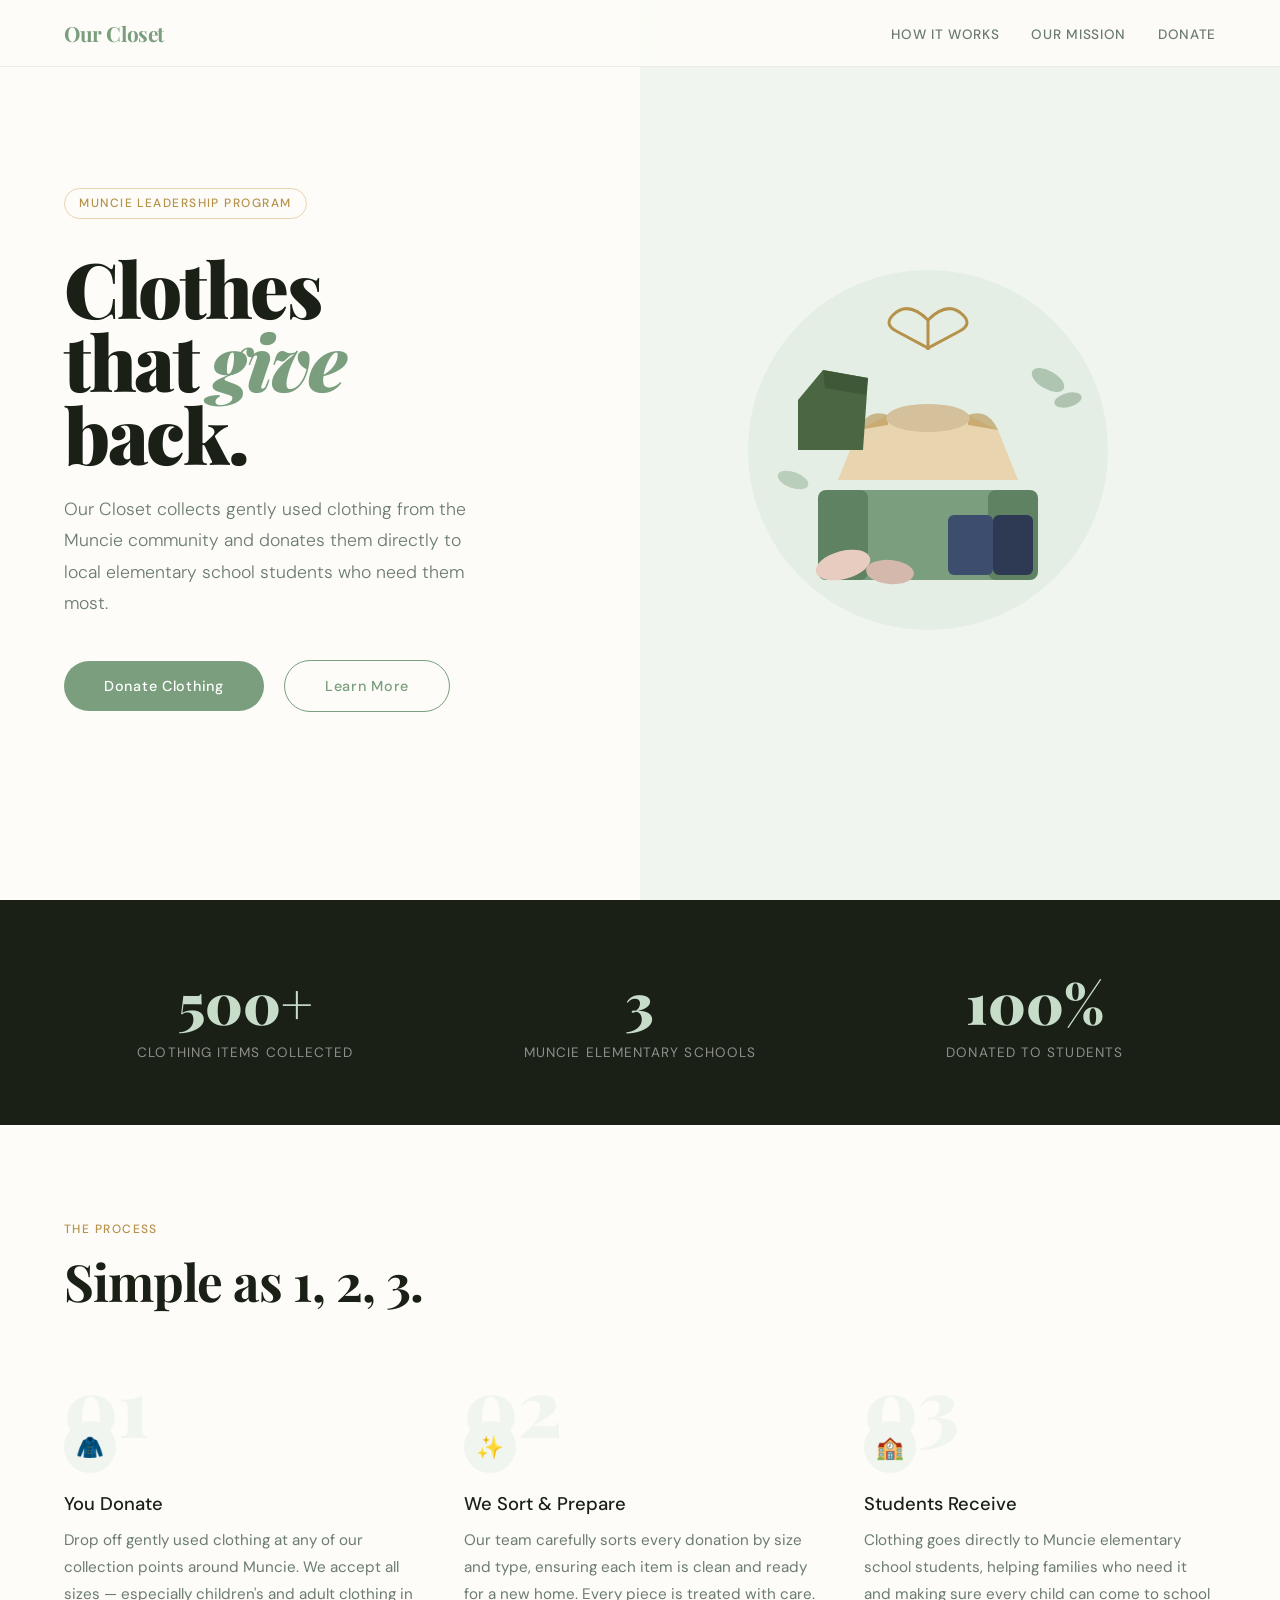
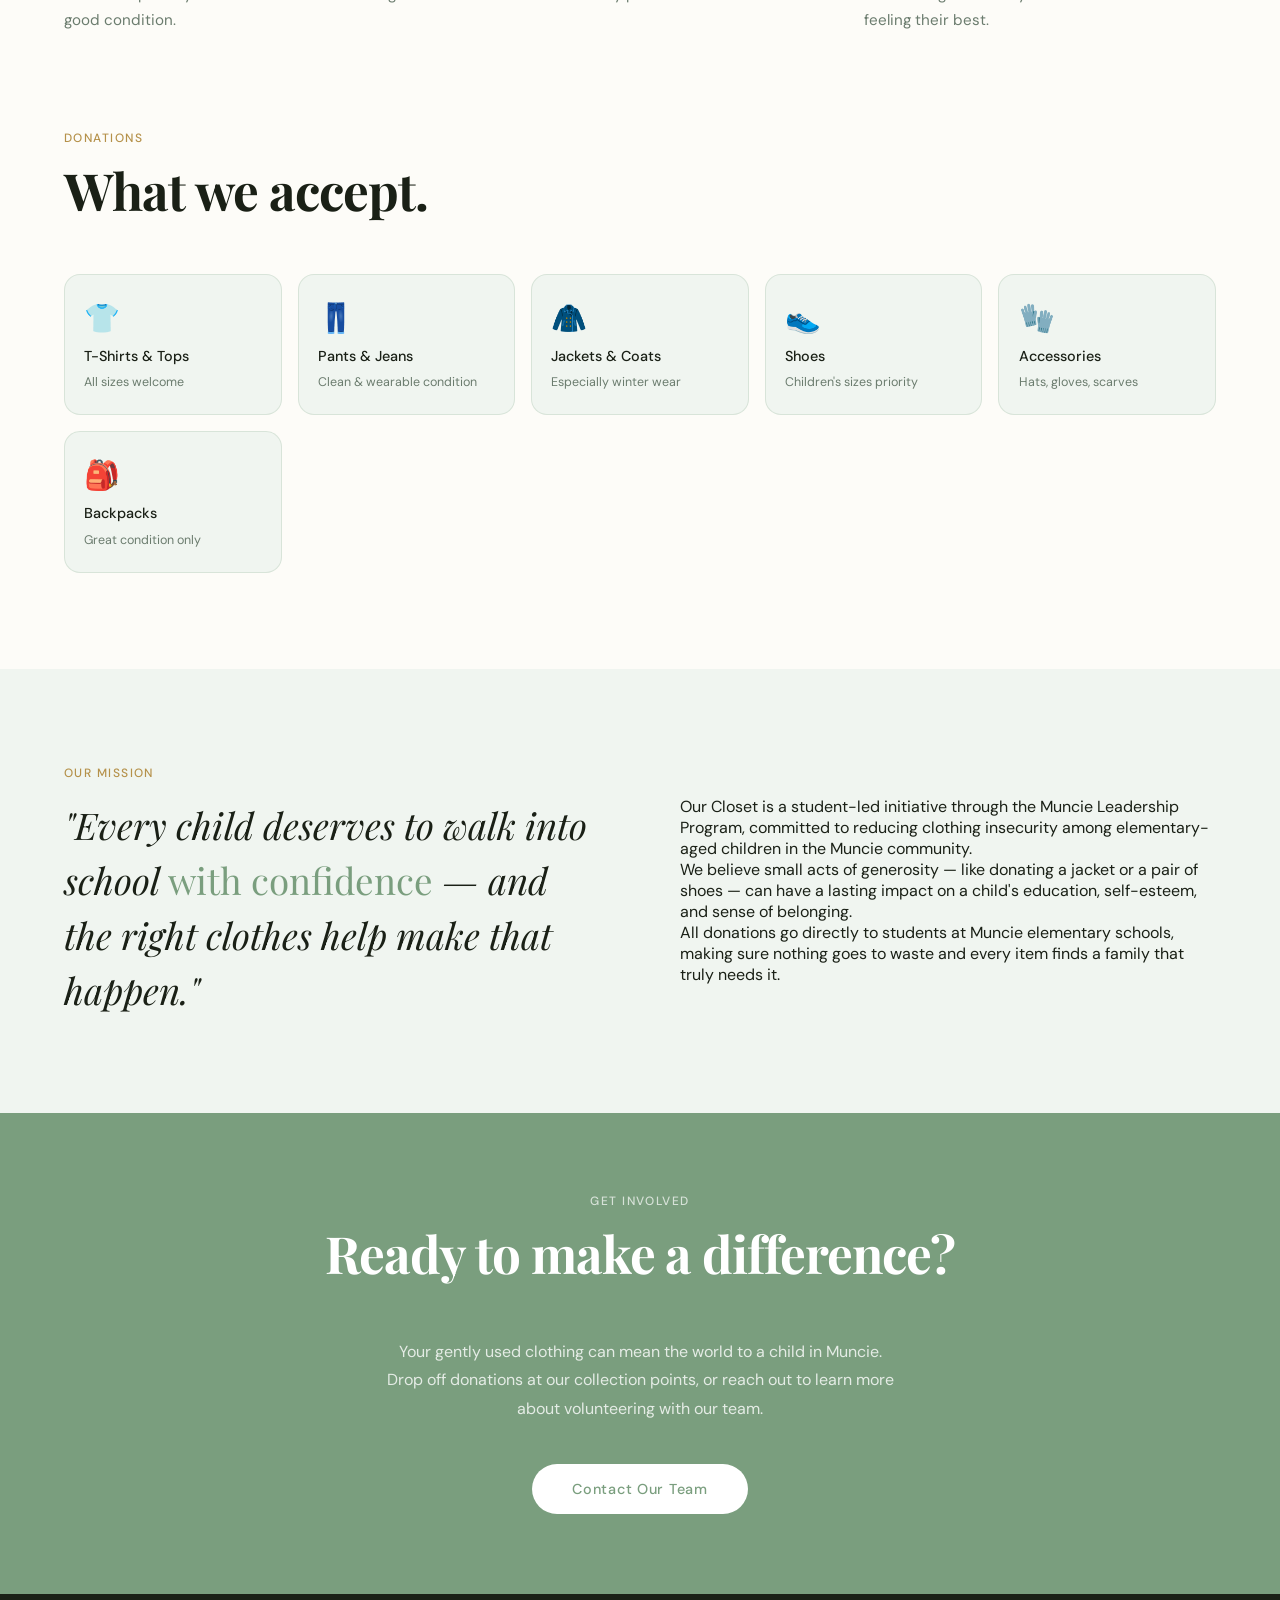
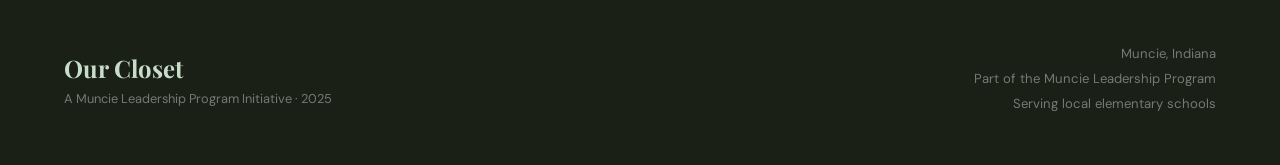
<file: .index.html>
<!DOCTYPE html>
<html lang="zh">
<head>
<meta charset="UTF-8">
<meta name="viewport" content="width=device-width, initial-scale=1.0">
<title>Our Closet — Muncie Leadership Program</title>
<link rel="preconnect" href="https://fonts.googleapis.com">
<link href="https://fonts.googleapis.com/css2?family=Playfair+Display:wght@400;700;900&family=DM+Sans:wght@300;400;500&display=swap" rel="stylesheet">
<style>
  *, *::before, *::after { box-sizing: border-box; margin: 0; padding: 0; }

  :root {
    --sage: #7a9e7e;
    --sage-light: #c8ddc9;
    --sage-pale: #f0f5f0;
    --warm: #e8d5b0;
    --warm-dark: #b5914a;
    --ink: #1a2016;
    --muted: #6b7c6e;
    --white: #fdfcf8;
  }

  html { scroll-behavior: smooth; }

  body {
    font-family: 'DM Sans', sans-serif;
    background: var(--white);
    color: var(--ink);
    overflow-x: hidden;
  }

  /* NAV */
  nav {
    position: fixed; top: 0; left: 0; right: 0; z-index: 100;
    display: flex; align-items: center; justify-content: space-between;
    padding: 1.2rem 5%;
    background: rgba(253,252,248,0.9);
    backdrop-filter: blur(12px);
    border-bottom: 1px solid rgba(122,158,126,0.15);
  }
  .nav-logo {
    font-family: 'Playfair Display', serif;
    font-size: 1.3rem; font-weight: 700;
    color: var(--sage);
    letter-spacing: -0.02em;
  }
  .nav-links { display: flex; gap: 2rem; list-style: none; }
  .nav-links a {
    text-decoration: none; font-size: 0.85rem; font-weight: 500;
    color: var(--muted); letter-spacing: 0.05em; text-transform: uppercase;
    transition: color 0.2s;
  }
  .nav-links a:hover { color: var(--sage); }

  /* HERO */
  .hero {
    min-height: 100vh;
    display: grid; grid-template-columns: 1fr 1fr;
    align-items: center;
    padding: 0 5%;
    background: var(--white);
    position: relative;
  }
  .hero::after {
    content: '';
    position: absolute; top: 0; right: 0;
    width: 50%; height: 100%;
    background: var(--sage-pale);
    z-index: 0;
  }
  .hero-text { position: relative; z-index: 1; padding-right: 5%; }
  .hero-tag {
    display: inline-block;
    font-size: 0.75rem; font-weight: 500;
    letter-spacing: 0.12em; text-transform: uppercase;
    color: var(--warm-dark);
    border: 1px solid var(--warm);
    padding: 0.4rem 0.9rem;
    border-radius: 2rem;
    margin-bottom: 2rem;
  }
  h1 {
    font-family: 'Playfair Display', serif;
    font-size: clamp(3rem, 6vw, 5.5rem);
    font-weight: 900; line-height: 0.95;
    letter-spacing: -0.03em;
    color: var(--ink);
    margin-bottom: 1.5rem;
  }
  h1 em { font-style: italic; color: var(--sage); }
  .hero-sub {
    font-size: 1.1rem; font-weight: 300;
    color: var(--muted); line-height: 1.8;
    max-width: 420px; margin-bottom: 2.5rem;
  }
  .btn-primary {
    display: inline-block;
    background: var(--sage);
    color: white; text-decoration: none;
    font-size: 0.9rem; font-weight: 500;
    letter-spacing: 0.05em;
    padding: 1rem 2.5rem;
    border-radius: 3rem;
    transition: background 0.25s, transform 0.2s;
  }
  .btn-primary:hover { background: #5e8262; transform: translateY(-2px); }
  .btn-outline {
    display: inline-block;
    background: transparent;
    color: var(--sage); text-decoration: none;
    font-size: 0.9rem; font-weight: 500;
    letter-spacing: 0.05em;
    padding: 1rem 2.5rem;
    border: 1.5px solid var(--sage);
    border-radius: 3rem;
    margin-left: 1rem;
    transition: all 0.25s;
  }
  .btn-outline:hover { background: var(--sage); color: white; transform: translateY(-2px); }

  .hero-visual {
    position: relative; z-index: 1;
    display: flex; align-items: center; justify-content: center;
    padding: 6rem 0;
  }
  .clothing-pile {
    width: 380px; height: 380px;
    position: relative;
  }
  .clothing-pile svg { width: 100%; height: 100%; }

  /* STATS */
  .stats {
    background: var(--ink);
    padding: 4rem 5%;
    display: grid; grid-template-columns: repeat(3,1fr);
    gap: 2rem;
    text-align: center;
  }
  .stat-num {
    font-family: 'Playfair Display', serif;
    font-size: 3.5rem; font-weight: 900;
    color: var(--sage-light);
    display: block;
  }
  .stat-label {
    font-size: 0.85rem; font-weight: 400;
    color: rgba(255,255,255,0.5);
    letter-spacing: 0.08em; text-transform: uppercase;
    display: block; margin-top: 0.3rem;
  }

  /* HOW IT WORKS */
  .section { padding: 6rem 5%; }
  .section-tag {
    font-size: 0.75rem; font-weight: 500;
    letter-spacing: 0.12em; text-transform: uppercase;
    color: var(--warm-dark); margin-bottom: 1rem; display: block;
  }
  h2 {
    font-family: 'Playfair Display', serif;
    font-size: clamp(2rem, 4vw, 3.5rem);
    font-weight: 700; line-height: 1.1;
    letter-spacing: -0.02em;
    margin-bottom: 3.5rem;
  }
  .steps {
    display: grid; grid-template-columns: repeat(3,1fr); gap: 3rem;
  }
  .step { position: relative; }
  .step-num {
    font-family: 'Playfair Display', serif;
    font-size: 5rem; font-weight: 900;
    color: var(--sage-pale);
    line-height: 1; display: block; margin-bottom: -1.5rem;
  }
  .step-title {
    font-size: 1.15rem; font-weight: 500;
    color: var(--ink); margin-bottom: 0.7rem;
  }
  .step-desc { font-size: 0.95rem; color: var(--muted); line-height: 1.75; }
  .step-icon {
    width: 52px; height: 52px;
    background: var(--sage-pale);
    border-radius: 50%;
    display: flex; align-items: center; justify-content: center;
    margin-bottom: 1.2rem;
    font-size: 1.4rem;
  }

  /* MISSION */
  .mission {
    background: var(--sage-pale);
    padding: 6rem 5%;
    display: grid; grid-template-columns: 1fr 1fr; gap: 5rem;
    align-items: center;
  }
  .mission-quote {
    font-family: 'Playfair Display', serif;
    font-size: clamp(1.5rem, 3vw, 2.3rem);
    font-style: italic;
    font-weight: 400;
    line-height: 1.5;
    color: var(--ink);
  }
  .mission-quote em { color: var(--sage); font-style: normal; }
  .mission-body { font-size: 1rem; color: var(--muted); line-height: 1.9; }
  .mission-body p + p { margin-top: 1rem; }

  /* DONATE */
  #donate {
    background: var(--sage);
    padding: 5rem 5%;
    text-align: center;
  }
  #donate h2 { color: white; }
  #donate .section-tag { color: rgba(255,255,255,0.7); }
  .donate-sub { color: rgba(255,255,255,0.8); max-width: 520px; margin: 0 auto 2.5rem; line-height: 1.8; }
  .btn-white {
    display: inline-block;
    background: white;
    color: var(--sage); text-decoration: none;
    font-size: 0.9rem; font-weight: 500;
    letter-spacing: 0.05em;
    padding: 1rem 2.5rem;
    border-radius: 3rem;
    transition: all 0.25s;
  }
  .btn-white:hover { background: var(--ink); color: white; transform: translateY(-2px); }

  /* ACCEPTED ITEMS */
  .items-grid {
    display: grid; grid-template-columns: repeat(auto-fill, minmax(180px, 1fr));
    gap: 1rem; margin-top: 3rem;
  }
  .item-card {
    background: var(--sage-pale);
    border: 1px solid rgba(122,158,126,0.2);
    border-radius: 1rem;
    padding: 1.5rem 1.2rem;
    display: flex; flex-direction: column; align-items: flex-start; gap: 0.6rem;
  }
  .item-emoji { font-size: 1.8rem; }
  .item-name { font-size: 0.9rem; font-weight: 500; color: var(--ink); }
  .item-note { font-size: 0.78rem; color: var(--muted); }

  /* FOOTER */
  footer {
    background: var(--ink);
    padding: 3rem 5%;
    display: grid; grid-template-columns: 1fr 1fr;
    gap: 2rem; align-items: center;
  }
  .footer-logo {
    font-family: 'Playfair Display', serif;
    font-size: 1.5rem; color: var(--sage-light);
    font-weight: 700;
  }
  .footer-note { font-size: 0.8rem; color: rgba(255,255,255,0.4); margin-top: 0.4rem; }
  .footer-right { text-align: right; font-size: 0.82rem; color: rgba(255,255,255,0.4); line-height: 1.9; }

  @media (max-width: 768px) {
    .hero { grid-template-columns: 1fr; padding-top: 6rem; }
    .hero::after { display: none; }
    .hero-visual { display: none; }
    .stats { grid-template-columns: 1fr; }
    .steps { grid-template-columns: 1fr; }
    .mission { grid-template-columns: 1fr; }
    footer { grid-template-columns: 1fr; }
    .footer-right { text-align: left; }
    .nav-links { display: none; }
  }
</style>
</head>
<body>

<nav>
  <div class="nav-logo">Our Closet</div>
  <ul class="nav-links">
    <li><a href="#how">How It Works</a></li>
    <li><a href="#mission">Our Mission</a></li>
    <li><a href="#donate">Donate</a></li>
  </ul>
</nav>

<!-- HERO -->
<section class="hero">
  <div class="hero-text">
    <span class="hero-tag">Muncie Leadership Program</span>
    <h1>Clothes<br>that <em>give</em><br>back.</h1>
    <p class="hero-sub">Our Closet collects gently used clothing from the Muncie community and donates them directly to local elementary school students who need them most.</p>
    <a href="#donate" class="btn-primary">Donate Clothing</a>
    <a href="#how" class="btn-outline">Learn More</a>
  </div>
  <div class="hero-visual">
    <div class="clothing-pile">
      <svg viewBox="0 0 380 380" fill="none" xmlns="http://www.w3.org/2000/svg">
        <!-- Background circle -->
        <circle cx="190" cy="190" r="180" fill="#c8ddc9" opacity="0.3"/>
        <!-- Sweater bottom -->
        <rect x="80" y="230" width="220" height="90" rx="12" fill="#7a9e7e"/>
        <rect x="80" y="230" width="50" height="90" rx="8" fill="#5e8262"/>
        <rect x="250" y="230" width="50" height="90" rx="8" fill="#5e8262"/>
        <!-- T-shirt center -->
        <path d="M120 170 L100 220 L280 220 L260 170 L230 155 Q190 175 150 155 Z" fill="#e8d5b0"/>
        <path d="M150 155 Q130 148 120 170 L150 165 Z" fill="#b5914a" opacity="0.6"/>
        <path d="M230 155 Q250 148 260 170 L230 165 Z" fill="#b5914a" opacity="0.6"/>
        <!-- Collar -->
        <ellipse cx="190" cy="158" rx="42" ry="14" fill="#d4c09a"/>
        <!-- Jacket on top-left -->
        <path d="M60 140 L85 110 L130 118 L125 190 L60 190 Z" fill="#4a6741"/>
        <path d="M85 110 L130 118 L128 135 L87 128 Z" fill="#3d5636" opacity="0.8"/>
        <!-- Pants bottom-right -->
        <rect x="210" y="255" width="45" height="60" rx="6" fill="#3d4d6e"/>
        <rect x="255" y="255" width="40" height="60" rx="6" fill="#2e3a54"/>
        <!-- Small items: socks -->
        <ellipse cx="105" cy="305" rx="28" ry="14" fill="#e8ccc0" transform="rotate(-15 105 305)"/>
        <ellipse cx="152" cy="312" rx="24" ry="12" fill="#d4b8ac" transform="rotate(5 152 312)"/>
        <!-- Decorative leaves -->
        <ellipse cx="310" cy="120" rx="18" ry="9" fill="#7a9e7e" opacity="0.5" transform="rotate(30 310 120)"/>
        <ellipse cx="330" cy="140" rx="14" ry="7" fill="#5e8262" opacity="0.4" transform="rotate(-15 330 140)"/>
        <ellipse cx="55" cy="220" rx="16" ry="8" fill="#7a9e7e" opacity="0.4" transform="rotate(20 55 220)"/>
        <!-- Hanger top -->
        <path d="M190 60 Q210 40 225 55 Q235 65 220 72 L190 88 L160 72 Q145 65 155 55 Q170 40 190 60Z" fill="none" stroke="#b5914a" stroke-width="3" stroke-linecap="round"/>
        <line x1="190" y1="60" x2="190" y2="90" stroke="#b5914a" stroke-width="3"/>
      </svg>
    </div>
  </div>
</section>

<!-- STATS -->
<div class="stats">
  <div>
    <span class="stat-num">500+</span>
    <span class="stat-label">Clothing Items Collected</span>
  </div>
  <div>
    <span class="stat-num">3</span>
    <span class="stat-label">Muncie Elementary Schools</span>
  </div>
  <div>
    <span class="stat-num">100%</span>
    <span class="stat-label">Donated to Students</span>
  </div>
</div>

<!-- HOW IT WORKS -->
<section class="section" id="how">
  <span class="section-tag">The Process</span>
  <h2>Simple as 1, 2, 3.</h2>
  <div class="steps">
    <div class="step">
      <span class="step-num">01</span>
      <div class="step-icon">🧥</div>
      <div class="step-title">You Donate</div>
      <p class="step-desc">Drop off gently used clothing at any of our collection points around Muncie. We accept all sizes — especially children's and adult clothing in good condition.</p>
    </div>
    <div class="step">
      <span class="step-num">02</span>
      <div class="step-icon">✨</div>
      <div class="step-title">We Sort & Prepare</div>
      <p class="step-desc">Our team carefully sorts every donation by size and type, ensuring each item is clean and ready for a new home. Every piece is treated with care.</p>
    </div>
    <div class="step">
      <span class="step-num">03</span>
      <div class="step-icon">🏫</div>
      <div class="step-title">Students Receive</div>
      <p class="step-desc">Clothing goes directly to Muncie elementary school students, helping families who need it and making sure every child can come to school feeling their best.</p>
    </div>
  </div>
</section>

<!-- WHAT WE ACCEPT -->
<section class="section" style="background: var(--white); padding-top: 0;">
  <span class="section-tag">Donations</span>
  <h2>What we accept.</h2>
  <div class="items-grid">
    <div class="item-card">
      <span class="item-emoji">👕</span>
      <span class="item-name">T-Shirts & Tops</span>
      <span class="item-note">All sizes welcome</span>
    </div>
    <div class="item-card">
      <span class="item-emoji">👖</span>
      <span class="item-name">Pants & Jeans</span>
      <span class="item-note">Clean & wearable condition</span>
    </div>
    <div class="item-card">
      <span class="item-emoji">🧥</span>
      <span class="item-name">Jackets & Coats</span>
      <span class="item-note">Especially winter wear</span>
    </div>
    <div class="item-card">
      <span class="item-emoji">👟</span>
      <span class="item-name">Shoes</span>
      <span class="item-note">Children's sizes priority</span>
    </div>
    <div class="item-card">
      <span class="item-emoji">🧤</span>
      <span class="item-name">Accessories</span>
      <span class="item-note">Hats, gloves, scarves</span>
    </div>
    <div class="item-card">
      <span class="item-emoji">🎒</span>
      <span class="item-name">Backpacks</span>
      <span class="item-note">Great condition only</span>
    </div>
  </div>
</section>

<!-- MISSION -->
<section class="mission" id="mission">
  <div>
    <span class="section-tag">Our Mission</span>
    <p class="mission-quote">"Every child deserves to walk into school <em>with confidence</em> — and the right clothes help make that happen."</p>
  </div>
  <div>
    <p class="mission-body">
      <p>Our Closet is a student-led initiative through the Muncie Leadership Program, committed to reducing clothing insecurity among elementary-aged children in the Muncie community.</p>
      <p>We believe small acts of generosity — like donating a jacket or a pair of shoes — can have a lasting impact on a child's education, self-esteem, and sense of belonging.</p>
      <p>All donations go directly to students at Muncie elementary schools, making sure nothing goes to waste and every item finds a family that truly needs it.</p>
    </p>
  </div>
</section>

<!-- DONATE CTA -->
<section id="donate">
  <span class="section-tag">Get Involved</span>
  <h2>Ready to make a difference?</h2>
  <p class="donate-sub">Your gently used clothing can mean the world to a child in Muncie. Drop off donations at our collection points, or reach out to learn more about volunteering with our team.</p>
  <a href="mailto:ourcloset@muncie.edu" class="btn-white">Contact Our Team</a>
</section>

<!-- FOOTER -->
<footer>
  <div>
    <div class="footer-logo">Our Closet</div>
    <p class="footer-note">A Muncie Leadership Program Initiative · 2025</p>
  </div>
  <div class="footer-right">
    Muncie, Indiana<br>
    Part of the Muncie Leadership Program<br>
    Serving local elementary schools
  </div>
</footer>

</body>
</html>
</file>
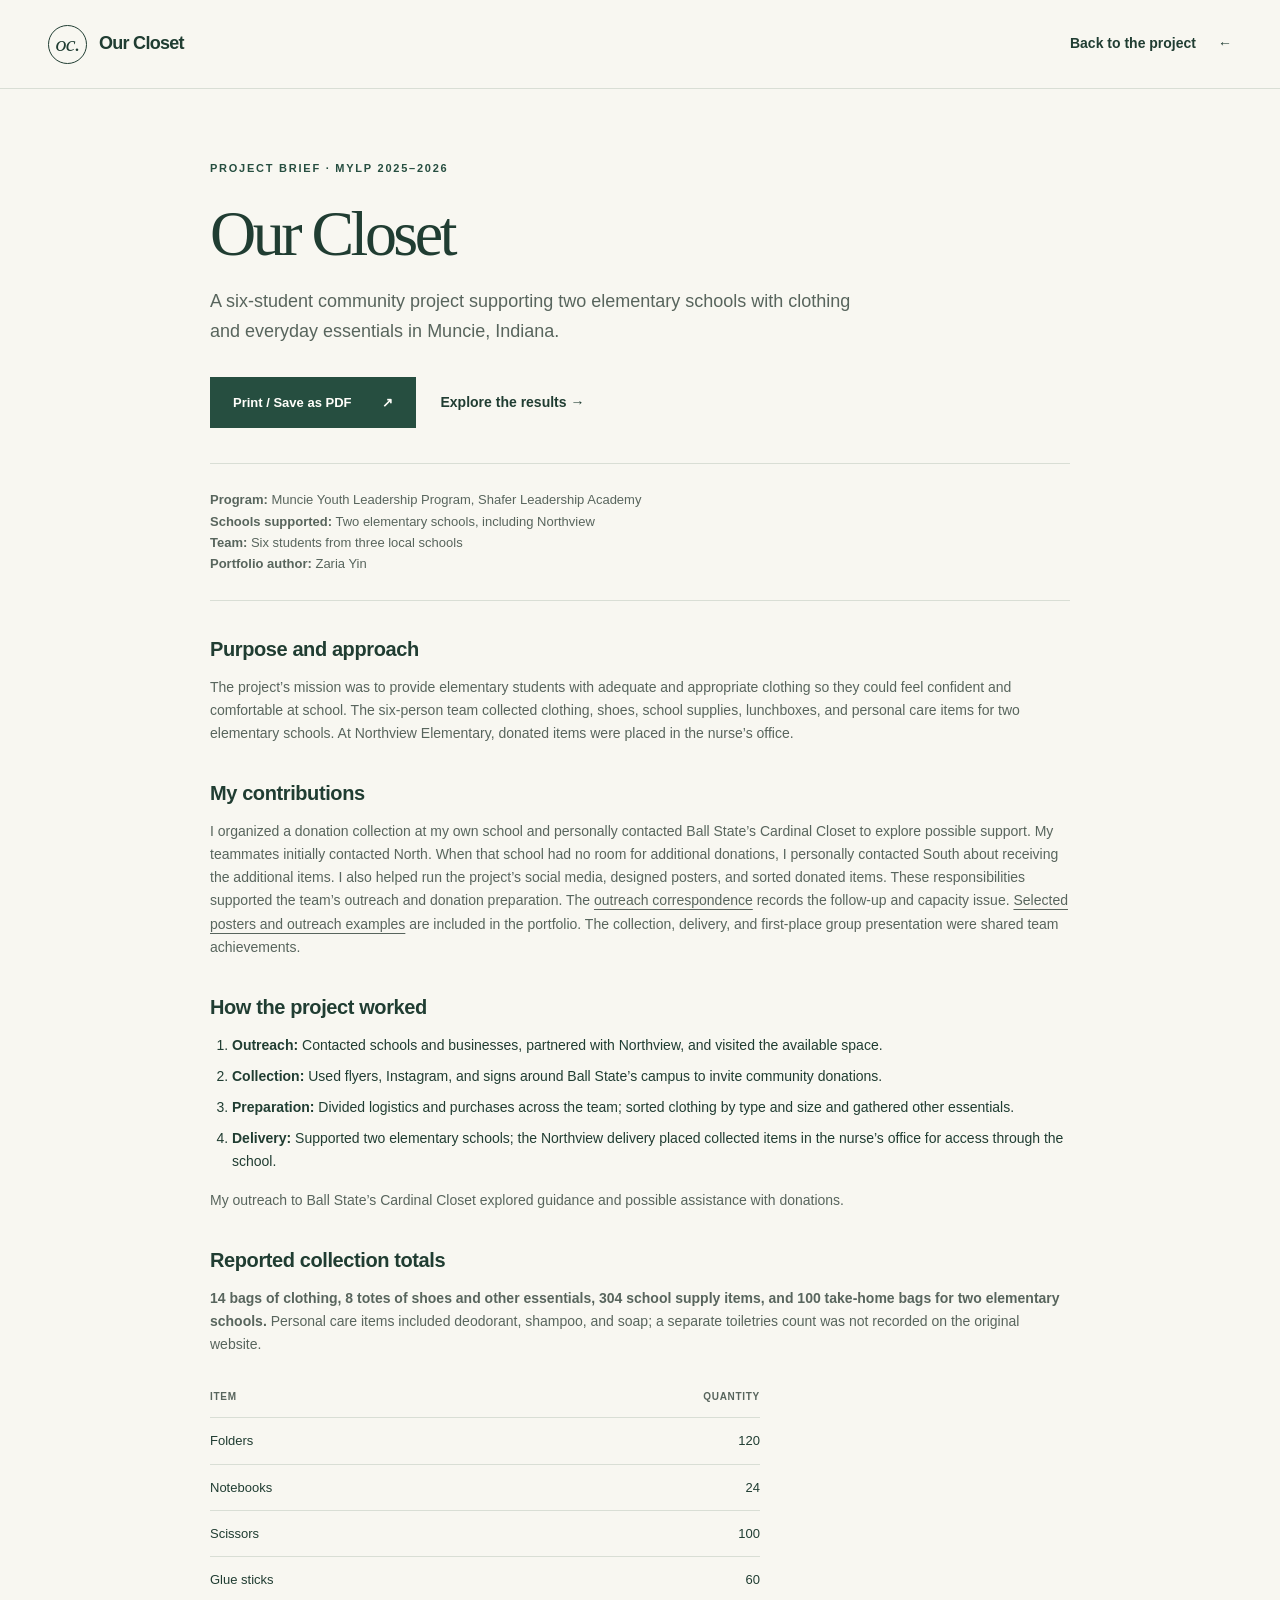
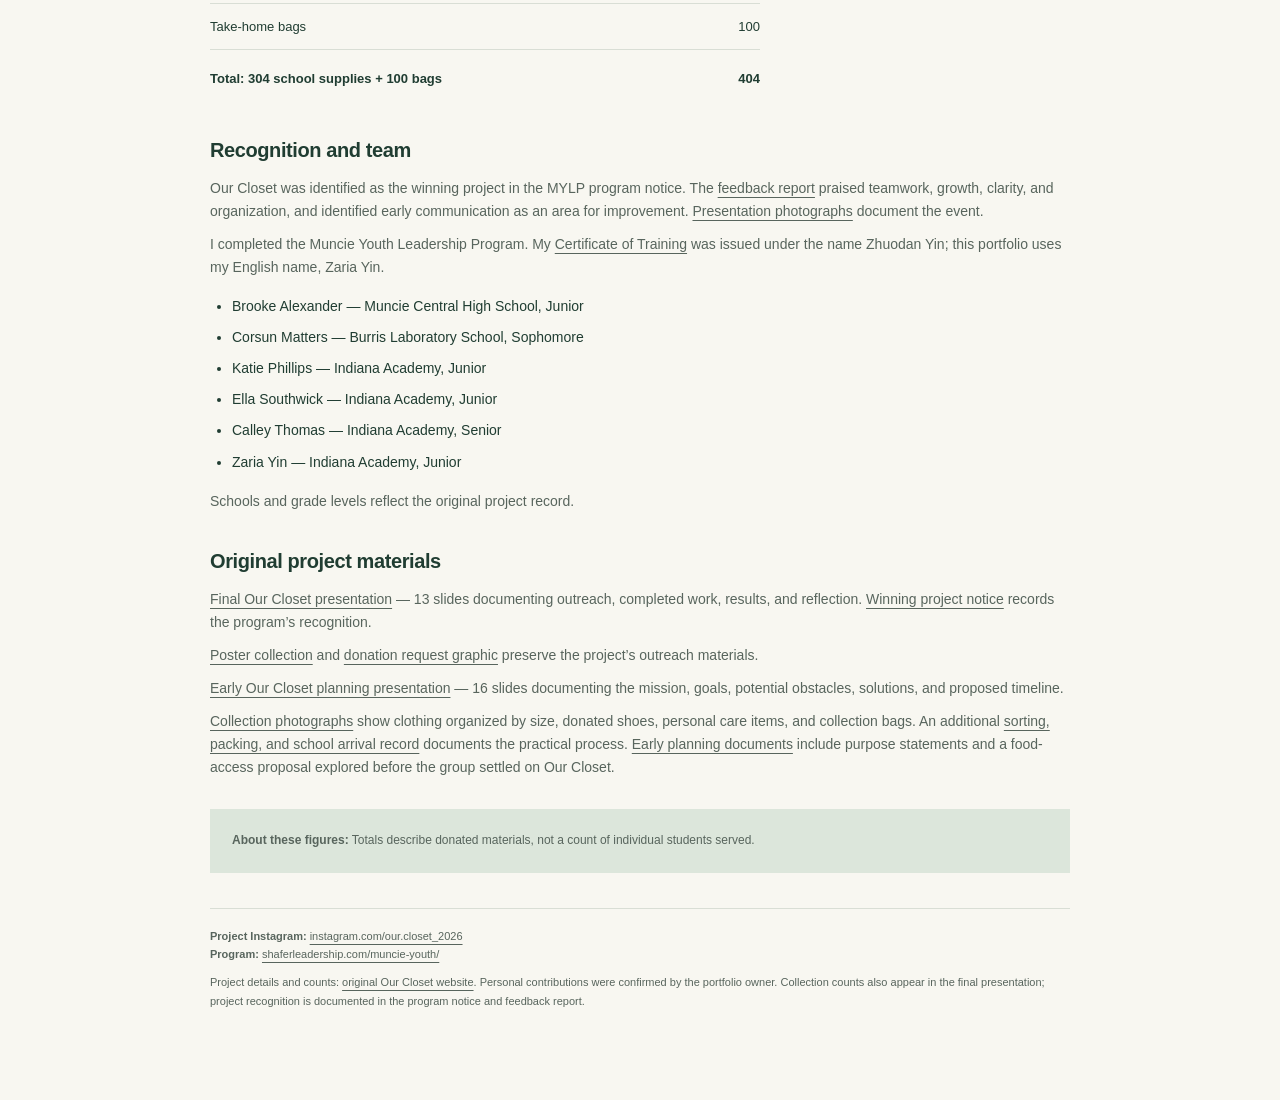
<file: project-summary.html>
<!doctype html>
<html lang="en">
<head><meta charset="utf-8"><meta name="viewport" content="width=device-width,initial-scale=1"><meta name="description" content="A print-friendly Our Closet project brief: personal contributions, team process, and reported results from MYLP 2025–2026."><title>Our Closet — Project Brief</title><link rel="icon" href="favicon.svg" type="image/svg+xml"><link rel="stylesheet" href="styles.css"><script src="script.js" defer></script></head>
<body><a class="skip-link" href="#main">Skip to content</a><header class="site-header"><div class="container header-inner"><a class="brand" href="index.html"><span class="brand-mark" aria-hidden="true">oc.</span><span>Our Closet</span></a><a class="text-link" href="index.html">Back to the project <span aria-hidden="true">←</span></a></div></header>
<main id="main" class="container brief-main"><p class="eyebrow">Project brief · MYLP 2025–2026</p><h1>Our Closet</h1><p class="brief-deck">A six-student community project supporting two elementary schools with clothing and everyday essentials in Muncie, Indiana.</p><div class="brief-actions"><button class="button primary" type="button" data-print hidden>Print / Save as PDF <span aria-hidden="true">↗</span></button><a class="text-link" href="index.html#impact">Explore the results →</a></div><p class="brief-meta"><strong>Program:</strong> Muncie Youth Leadership Program, Shafer Leadership Academy<br><strong>Schools supported:</strong> Two elementary schools, including Northview<br><strong>Team:</strong> Six students from three local schools<br><strong>Portfolio author:</strong> Zaria Yin</p>
<section class="brief-section"><h2>Purpose and approach</h2><p>The project’s mission was to provide elementary students with adequate and appropriate clothing so they could feel confident and comfortable at school. The six-person team collected clothing, shoes, school supplies, lunchboxes, and personal care items for two elementary schools. At Northview Elementary, donated items were placed in the nurse’s office.</p></section>
<section class="brief-section"><h2>My contributions</h2><p>I organized a donation collection at my own school and personally contacted Ball State’s Cardinal Closet to explore possible support. My teammates initially contacted North. When that school had no room for additional donations, I personally contacted South about receiving the additional items. I also helped run the project’s social media, designed posters, and sorted donated items. These responsibilities supported the team’s outreach and donation preparation. The <a href="index.html#correspondence">outreach correspondence</a> records the follow-up and capacity issue. <a href="index.html#outreach">Selected posters and outreach examples</a> are included in the portfolio. The collection, delivery, and first-place group presentation were shared team achievements.</p></section>
<section class="brief-section"><h2>How the project worked</h2><ol><li><strong>Outreach:</strong> Contacted schools and businesses, partnered with Northview, and visited the available space.</li><li><strong>Collection:</strong> Used flyers, Instagram, and signs around Ball State’s campus to invite community donations.</li><li><strong>Preparation:</strong> Divided logistics and purchases across the team; sorted clothing by type and size and gathered other essentials.</li><li><strong>Delivery:</strong> Supported two elementary schools; the Northview delivery placed collected items in the nurse’s office for access through the school.</li></ol><p>My outreach to Ball State’s Cardinal Closet explored guidance and possible assistance with donations.</p></section>
<section class="brief-section"><h2>Reported collection totals</h2><p><strong>14 bags of clothing, 8 totes of shoes and other essentials, 304 school supply items, and 100 take-home bags for two elementary schools.</strong> Personal care items included deodorant, shampoo, and soap; a separate toiletries count was not recorded on the original website.</p><table><caption class="sr-only">School supplies and take-home bag counts</caption><thead><tr><th scope="col">Item</th><th scope="col">Quantity</th></tr></thead><tbody><tr><th scope="row">Folders</th><td>120</td></tr><tr><th scope="row">Notebooks</th><td>24</td></tr><tr><th scope="row">Scissors</th><td>100</td></tr><tr><th scope="row">Glue sticks</th><td>60</td></tr><tr><th scope="row">Take-home bags</th><td>100</td></tr></tbody><tfoot><tr><th scope="row">Total: 304 school supplies + 100 bags</th><td>404</td></tr></tfoot></table></section>
<section class="brief-section"><h2>Recognition and team</h2><p>Our Closet was identified as the winning project in the MYLP program notice. The <a href="assets/program-feedback.jpg" target="_blank" rel="noopener noreferrer">feedback report</a> praised teamwork, growth, clarity, and organization, and identified early communication as an area for improvement. <a href="index.html#presentation">Presentation photographs</a> document the event.</p><p>I completed the Muncie Youth Leadership Program. My <a href="assets/program-certificate.jpg" target="_blank" rel="noopener noreferrer">Certificate of Training</a> was issued under the name Zhuodan Yin; this portfolio uses my English name, Zaria Yin.</p><ul><li>Brooke Alexander — Muncie Central High School, Junior</li><li>Corsun Matters — Burris Laboratory School, Sophomore</li><li>Katie Phillips — Indiana Academy, Junior</li><li>Ella Southwick — Indiana Academy, Junior</li><li>Calley Thomas — Indiana Academy, Senior</li><li>Zaria Yin — Indiana Academy, Junior</li></ul><p>Schools and grade levels reflect the original project record.</p></section>
<section class="brief-section"><h2>Original project materials</h2><p><a href="https://www.canva.com/design/DAHEKISyIgo/CR_wtErylHi57obKRPinyQ/view" target="_blank" rel="noopener noreferrer">Final Our Closet presentation</a> — 13 slides documenting outreach, completed work, results, and reflection. <a href="assets/winning-project-notice.jpg" target="_blank" rel="noopener noreferrer">Winning project notice</a> records the program’s recognition.</p><p><a href="https://www.canva.com/design/DAHBieLJItc/PNbpJ7HWKl-4S0PMaMuVJw/view" target="_blank" rel="noopener noreferrer">Poster collection</a> and <a href="https://www.canva.com/design/DAHCMGw_d98/bLrzLS510viEVmZVNK3URg/view" target="_blank" rel="noopener noreferrer">donation request graphic</a> preserve the project’s outreach materials.</p><p><a href="https://www.canva.com/design/DAG46skRcU0/0bIpbVwZAxc81pQ6y9BVXQ/view" target="_blank" rel="noopener noreferrer">Early Our Closet planning presentation</a> — 16 slides documenting the mission, goals, potential obstacles, solutions, and proposed timeline.</p><p><a href="index.html#photos">Collection photographs</a> show clothing organized by size, donated shoes, personal care items, and collection bags. An additional <a href="index.html#delivery-record">sorting, packing, and school arrival record</a> documents the practical process. <a href="index.html#planning">Early planning documents</a> include purpose statements and a food-access proposal explored before the group settled on Our Closet.</p></section><div class="brief-note"><p><strong>About these figures:</strong> Totals describe donated materials, not a count of individual students served.</p></div>
<footer class="brief-footer"><p><strong>Project Instagram:</strong> <a href="https://www.instagram.com/our.closet_2026">instagram.com/our.closet_2026</a><br><strong>Program:</strong> <a href="https://www.shaferleadership.com/muncie-youth/">shaferleadership.com/muncie-youth/</a></p><p>Project details and counts: <a href="https://github.com/24r14/Our-Closet/blob/48975dca4016ff17c6a6cd8e8950f27ab5244c69/index.html">original Our Closet website</a>. Personal contributions were confirmed by the portfolio owner. Collection counts also appear in the final presentation; project recognition is documented in the program notice and feedback report.</p></footer></main></body></html>
</file>
<file: styles.css>
@charset "UTF-8";
[hidden]{display:none!important}
:root{--paper:#f8f7f1;--white:#fffefa;--ink:#203d32;--muted:#58655d;--green:#264e40;--sage:#dce6db;--line:#d9ded5;--gold:#e8c773;--serif:Georgia,'Times New Roman',serif;--sans:Arial,Helvetica,sans-serif}
*{box-sizing:border-box}html{scroll-behavior:smooth;scroll-padding-top:100px}body{margin:0;background:var(--paper);color:var(--ink);font-family:var(--sans);font-size:16px;line-height:1.65}a{color:inherit}button{font:inherit}img{display:block;max-width:100%}h1,h2,h3,p,figure,blockquote{margin:0}h1,h2{font-family:var(--serif);font-weight:400;letter-spacing:-.055em;line-height:1.05}h1{font-size:clamp(58px,6.5vw,96px)}h2{font-size:clamp(38px,4.2vw,60px)}h1 em,h2 em{font-weight:400;color:#54775c}h3{font-size:19px;line-height:1.35;letter-spacing:-.025em}p{color:var(--muted)}a,button{-webkit-tap-highlight-color:transparent}a:focus-visible,button:focus-visible{outline:3px solid #947022;outline-offset:6px}a{text-underline-offset:4px}.container{width:min(1200px,calc(100% - 96px));margin-inline:auto}.section{padding-block:104px}.eyebrow{font-size:11px;letter-spacing:.16em;text-transform:uppercase;font-weight:700;color:var(--green);margin-bottom:23px}.text-link{text-decoration:none;font-weight:600;font-size:14px;display:inline-flex;gap:22px;align-items:center}.text-link:hover{text-decoration:underline}.skip-link{position:fixed;top:-100px;left:16px;z-index:100;background:var(--ink);color:white;padding:12px 20px}.skip-link:focus{top:12px}.sr-only{position:absolute;width:1px;height:1px;padding:0;overflow:hidden;clip:rect(0,0,0,0);white-space:nowrap;border:0}
.site-header{position:sticky;top:0;z-index:20;background:rgba(248,247,241,.97);border-bottom:1px solid var(--line)}.header-inner{min-height:88px;display:flex;align-items:center;justify-content:space-between;gap:28px}.brand{display:inline-flex;align-items:center;gap:12px;text-decoration:none;font-size:18px;font-weight:700;white-space:nowrap;letter-spacing:-.04em}.brand-mark{width:39px;height:39px;border:1px solid currentColor;border-radius:50%;display:grid;place-items:center;font-family:var(--serif);font-style:italic;font-size:22px;font-weight:400}.site-header nav{display:flex;gap:29px;align-items:center}.site-header nav a{text-decoration:none;font-size:12px;font-weight:600}.site-header nav a:hover,.site-header nav a[aria-current]{text-decoration:underline;text-decoration-thickness:2px}.site-header nav .nav-cta{border:1px solid var(--ink);padding:10px 16px;display:flex;gap:20px}.menu-toggle{border:1px solid var(--line);background:transparent;padding:8px 14px;color:var(--ink);cursor:pointer}.menu-toggle span{margin-left:12px}
.hero{display:grid;grid-template-columns:1.05fr 1fr;gap:60px;align-items:center;padding-block:80px 72px}.hero .eyebrow{display:flex;align-items:center;gap:10px;font-size:10px;letter-spacing:.13em}.status-dot{display:inline-block;width:7px;height:7px;background:#698d67;border-radius:50%;flex-shrink:0}.hero-description{max-width:400px;margin-top:26px;font-size:16px;line-height:1.8}.button-row{display:flex;align-items:center;flex-wrap:wrap;gap:27px;margin-top:32px}.button{display:inline-flex;align-items:center;justify-content:center;gap:30px;padding:14px 22px;border:1px solid var(--green);text-decoration:none;font-size:13px;font-weight:600;cursor:pointer}.primary{background:var(--green);color:var(--white)}.primary:hover{background:#183c2d}.hero-footnote{display:flex;align-items:center;gap:17px;margin-top:46px;border-top:1px solid var(--line);padding-top:23px;max-width:380px}.tiny-number{font-size:11px;color:var(--muted)}.hero-footnote p{font-size:11px;line-height:1.6}.hero-footnote strong{font-weight:600;color:var(--ink)}.hero-photo{position:relative;padding-bottom:50px}.photo-frame{border-radius:180px 180px 5px 5px;overflow:hidden;background:var(--sage)}.photo-frame img{width:100%;height:auto;aspect-ratio:1/1.1;object-fit:cover;object-position:center 58%}.hero-photo figcaption{display:flex;justify-content:space-between;gap:10px;font-size:10px;margin-top:16px;color:var(--muted)}.hero-photo figcaption span:first-child{color:var(--ink);font-weight:600}.photo-note{position:absolute;bottom:60px;right:-18px;background:var(--gold);color:var(--ink);font-family:var(--serif);font-style:italic;font-size:20px;line-height:1.3;padding:24px 27px;transform:rotate(-5deg);box-shadow:0 5px 15px #203d3212}
.impact-strip{background:var(--green);color:var(--white);padding:36px 0 22px}.stat-grid{display:grid;grid-template-columns:repeat(4,1fr)}.stat-grid>div{padding-left:32px;border-left:1px solid #ffffff35}.stat-grid>div:first-child{padding-left:0;border-left:0}.stat-number{display:block;font-family:var(--serif);font-size:53px;line-height:1.2;letter-spacing:-.04em;color:#edf0d9}.stat-label{display:block;font-size:11px;margin-top:5px;color:#e0e8df}.strip-note{color:#c5d5c8;font-size:10px;margin-top:23px}
.story-grid{display:grid;grid-template-columns:1fr 1fr;gap:80px}.story-copy p+p{margin-top:18px}.story-copy .lead{font-family:var(--serif);font-size:25px;color:var(--ink);line-height:1.3;margin-bottom:22px}.story-copy .text-link{margin-top:26px}.mission-panel{background:var(--sage);text-align:center}.mission-inner{padding:66px 0 72px}.mission-inner .eyebrow{margin-bottom:22px}.mission-inner blockquote{font-family:var(--serif);font-size:clamp(29px,3.5vw,47px);line-height:1.25;letter-spacing:-.035em}.mission-inner blockquote em{color:#4a6c51}.mission-inner>p:last-child{max-width:480px;margin:24px auto 0;font-size:12px}.section-heading{display:flex;align-items:flex-end;justify-content:space-between;gap:50px;margin-bottom:50px}.section-heading>p{max-width:280px;font-size:14px;line-height:1.8;padding-bottom:5px}.process-section{border-top:1px solid var(--line)}.process-list{padding:0;margin:0;list-style:none;border-top:1px solid var(--line)}.process-list li{display:grid;grid-template-columns:50px 1fr 1.6fr 150px;gap:25px;align-items:start;border-bottom:1px solid var(--line);padding:28px 0}.step-index{font-family:var(--serif);font-size:25px;color:#718b70;line-height:1.2}.process-list h3{font-size:17px}.process-list p{font-size:13px;line-height:1.8}.step-skill{font-size:10px;line-height:1.5;border:1px solid var(--line);border-radius:30px;padding:7px 10px;text-align:center;color:var(--muted)}
.results-section{background:#edf0e8;border-top:1px solid var(--line);border-bottom:1px solid var(--line)}.results-layout{display:grid;grid-template-columns:1fr 1.1fr;gap:25px}.collection-card,.supply-card{padding:35px;background:var(--white);border:1px solid var(--line)}.collection-card{background:var(--green);color:var(--white);display:flex;flex-direction:column}.collection-card .eyebrow{color:#d0dfcd;font-size:10px}.collection-total{font-family:var(--serif);font-size:76px;letter-spacing:-.04em;line-height:1.12;margin-bottom:23px;color:#ecedda}.collection-total span{font-size:29px;font-style:italic}.collection-card>p{font-size:13px;color:#d4e0d7;line-height:1.8}.category-tags{display:flex;flex-wrap:wrap;gap:7px;margin:24px 0}.category-tags span{font-size:10px;border:1px solid #ffffff45;padding:3px 10px;border-radius:20px}.collection-card .small-note{font-size:10px;margin-top:auto}.card-heading{display:flex;align-items:center;justify-content:space-between;gap:10px}.card-heading h3{font-family:var(--serif);font-size:26px;font-weight:400;letter-spacing:-.03em}.total-chip{font-size:10px;white-space:nowrap;background:var(--sage);border-radius:20px;padding:5px 10px}.card-intro{font-size:11px;margin-top:12px}table{border-collapse:collapse;width:100%;font-size:13px;margin-top:20px}th,td{padding:12px 0;text-align:left;border-bottom:1px solid var(--line)}thead th{font-size:10px;text-transform:uppercase;letter-spacing:.07em;color:var(--muted);font-weight:600}tbody th{font-weight:400}td,th:last-child{text-align:right}tfoot th,tfoot td{border:0;padding-top:18px;font-weight:700}.outcome-row{display:grid;grid-template-columns:1fr 1fr;gap:50px;border-bottom:1px solid #cbd5c6;padding:39px 0 29px}.outcome-row .eyebrow{display:block;margin-bottom:11px;font-size:10px}.outcome-row h3{font-size:21px;margin-bottom:12px}.outcome-row p{font-size:13px}.evidence-note{font-size:10px;max-width:790px;margin-top:20px}.learning-grid{display:grid;grid-template-columns:repeat(3,1fr);gap:40px}.learning-grid article{border-top:1px solid var(--line);padding-top:24px}.learning-symbol{font-size:35px;font-family:var(--serif);display:block;color:#688563;margin-bottom:16px}.learning-grid h3{margin-bottom:14px}.learning-grid p{font-size:13px;line-height:1.8}.learning-grid .text-link{font-size:12px;margin-top:19px}.contribution-note{font-size:11px;border-left:2px solid #829974;padding:10px 0 10px 17px;margin-top:35px;max-width:700px}.continuation>p:last-child{max-width:650px;font-size:14px;margin-top:25px}
.team-section{border-block:1px solid var(--line);background:#f0eee5}.team-grid{list-style:none;padding:0;margin:0;display:grid;grid-template-columns:repeat(3,1fr);gap:18px}.team-grid li{border:1px solid #d5d7ca;padding:25px;background:var(--paper)}.member-number{display:block;font-size:10px;color:var(--muted);margin-bottom:25px}.team-grid h3{font-family:var(--serif);font-size:24px;font-weight:400;margin-bottom:8px}.team-grid p{font-size:11px}.team-grid li>span:last-child{display:inline-block;font-size:10px;color:var(--muted);margin-top:8px}.small-note{font-size:10px;margin-top:22px}.resources-section{display:grid;grid-template-columns:1fr 1.1fr;gap:70px}.resource-intro{font-size:14px;max-width:320px;margin-top:26px}.resource-list{border-top:1px solid var(--line)}.resource-list>a{display:flex;justify-content:space-between;gap:30px;text-decoration:none;border-bottom:1px solid var(--line);padding:26px 4px}.resource-list .eyebrow{font-size:9px;margin-bottom:7px}.resource-list h3{font-size:18px}.resource-list p{font-size:12px;margin-top:8px}.resource-list>a>span{font-size:25px;color:#688563}.resource-list>a:hover h3{text-decoration:underline}.site-footer{background:var(--ink);color:var(--paper);padding:44px 0 22px}.footer-inner{display:flex;justify-content:space-between;gap:40px}.footer-inner p{color:#c1cfbf;font-size:11px;margin-top:16px}.footer-inner>div:last-child{text-align:right}.footer-inner>div:last-child p{margin-top:0}.footer-inner>div:last-child>a{display:inline-block;font-size:11px;margin-top:17px;text-decoration:none}.footer-bottom{border-top:1px solid #ffffff30;display:flex;justify-content:space-between;gap:30px;margin-top:34px;padding-top:20px}.footer-bottom p,.footer-bottom a{font-size:10px;color:#c1cfbf}.footer-bottom a{text-decoration:none}
.brief-main{max-width:860px;margin:0 auto;padding:70px 0 90px}.brief-main h1{font-size:64px}.brief-deck{font-size:18px;max-width:650px;margin-top:20px}.brief-meta{padding-block:25px;border-block:1px solid var(--line);margin-top:35px;font-size:13px}.brief-section{margin-top:38px}.brief-section h2{font-family:var(--sans);font-size:20px;font-weight:700;letter-spacing:-.02em;margin-bottom:16px}.brief-section p,.brief-section li{font-size:14px}.brief-section ul,.brief-section ol{padding-left:22px}.brief-section li+li{margin-top:8px}.brief-section table{max-width:550px}.brief-actions{display:flex;gap:25px;align-items:center;flex-wrap:wrap;margin-top:30px}.brief-footer{border-top:1px solid var(--line);margin-top:35px;padding-top:18px;font-size:11px}.brief-footer p+p{margin-top:10px}.brief-note{background:var(--sage);padding:22px;margin-top:30px}.brief-note p{font-size:12px}
@media(min-width:761px){.menu-toggle{display:none}}@media(min-width:1500px){.hero{padding-block:96px 88px}}@media(max-width:1100px){.container{width:calc(100% - 64px)}.hero{gap:40px}.site-header nav{gap:18px}.process-list li{grid-template-columns:40px 1fr 1.4fr;gap:20px}.step-skill{grid-column:2;margin-top:-5px;justify-self:start;padding:4px 12px}.process-list p{grid-column:3;grid-row:1/3}.photo-note{right:-8px;font-size:18px}.story-grid{gap:45px}}
@media(max-width:760px){html{scroll-padding-top:85px}.container{width:calc(100% - 40px)}.header-inner{min-height:72px;flex-wrap:wrap;gap:12px;padding-block:12px}.brand{font-size:17px}.brand-mark{width:34px;height:34px;font-size:20px}.menu-toggle:not([hidden]){display:block}.site-header nav{width:100%;flex-wrap:wrap;justify-content:flex-start;gap:14px 24px;padding:12px 0 3px}.site-header.js-enabled nav{display:none}.site-header.js-enabled nav.is-open{display:flex}.site-header nav .nav-cta{padding:8px 12px}.hero{grid-template-columns:1fr;gap:45px;padding-top:43px;padding-bottom:38px}.hero h1{font-size:clamp(58px,12.6vw,86px)}.hero-description{max-width:480px;font-size:15px}.hero-footnote{margin-top:30px}.hero-photo{width:min(440px,100%);margin-inline:auto;padding-bottom:30px}.photo-frame{border-radius:150px 150px 3px 3px}.photo-frame img{aspect-ratio:1.05/1}.photo-note{right:-2px;bottom:58px;padding:19px 23px;font-size:18px}.hero-photo figcaption{font-size:9px}.stat-grid{grid-template-columns:1fr 1fr;gap:27px 20px}.stat-grid>div{padding-left:20px}.stat-grid>div:nth-child(3){border-left:0;padding-left:0}.stat-number{font-size:43px}.stat-label{font-size:10px}.impact-strip{padding-block:29px 20px}.strip-note{font-size:9px}.section{padding-block:66px}.story-grid{grid-template-columns:1fr;gap:30px}.story-copy p{font-size:14px}.story-copy .lead{font-size:23px}.mission-inner{padding-block:45px}.mission-inner blockquote{font-size:31px}.mission-inner>p:last-child{font-size:11px;max-width:310px}.section-heading{display:block;margin-bottom:34px}.section-heading>p{max-width:390px;margin-top:23px;padding:0;font-size:13px}.process-list li{grid-template-columns:35px 1fr;gap:12px 16px;padding:23px 0}.process-list h3{font-size:17px}.process-list p{grid-column:2;grid-row:auto;font-size:13px}.step-skill{grid-column:2;margin-top:0}.results-layout{grid-template-columns:1fr;gap:18px}.collection-card,.supply-card{padding:26px}.collection-total{font-size:67px}.outcome-row{grid-template-columns:1fr;gap:27px;padding-top:29px}.learning-grid{grid-template-columns:1fr;gap:26px}.learning-symbol{display:inline-block;font-size:28px;margin-bottom:10px}.learning-grid h3{font-size:18px}.team-grid{grid-template-columns:1fr 1fr;gap:12px}.team-grid li{padding:18px}.team-grid h3{font-size:21px}.member-number{margin-bottom:18px}.resources-section{grid-template-columns:1fr;gap:35px}.resource-intro{max-width:420px}.footer-inner{display:block}.footer-inner>div:last-child{text-align:left;margin-top:25px}.footer-bottom{display:block}.footer-bottom>a{display:inline-block;margin-top:13px}.brief-main{padding-block:42px}.brief-main h1{font-size:52px}.brief-deck{font-size:16px}.brief-actions{gap:20px}}
@media(max-width:380px){.button-row{gap:22px}.team-grid{grid-template-columns:1fr}.card-heading h3{font-size:23px}.collection-card,.supply-card{padding:22px}.hero .eyebrow{font-size:9px}.hero-photo figcaption{flex-direction:column;gap:3px}}
@media(prefers-reduced-motion:reduce){html{scroll-behavior:auto}}
@media print{html{scroll-behavior:auto}body{background:white;color:#17251d;font-size:11pt}.site-header,.site-footer,.skip-link,.brief-actions,.photo-note{display:none!important}.container{width:100%;max-width:none}.brief-main{padding:0;max-width:none}.brief-main h1{font-size:35pt}.brief-deck{font-size:12pt}.brief-meta{margin-top:20px;padding-block:14px}.brief-section{margin-top:22px;break-inside:avoid}.brief-section h2{font-size:14pt}.brief-section p,.brief-section li{font-size:10pt}.brief-section table{font-size:10pt}.brief-note{background:transparent;border:1px solid #ccc;padding:12px}.brief-footer{font-size:9pt}.section{padding-block:24px}.hero{padding-block:20px;gap:25px}.hero h1{font-size:38pt}.hero-photo{max-width:280px}.hero-footnote{margin-top:20px}.hero-description{font-size:11pt}.impact-strip,.collection-card{background:white;color:var(--ink);border-block:1px solid #aaa}.stat-number,.stat-label,.collection-card .eyebrow,.collection-card>p,.strip-note{color:var(--ink)}.results-layout,.learning-grid,.team-grid{gap:14px}.process-list li{break-inside:avoid}.mission-inner{padding-block:20px}.team-grid li{break-inside:avoid}.resources-section{display:block}.resource-list{margin-top:20px}.evidence-note,.small-note{font-size:8pt}a{text-decoration:none}@page{margin:16mm}}
/* Keep the note within the photograph so the original photo caption stays readable. */
.photo-note{bottom:110px}
@media(max-width:760px){.photo-note{bottom:95px}}
.photo-evidence{margin-top:55px;border-top:1px solid #cbd5c6;padding-top:36px}.evidence-heading{max-width:620px;margin-bottom:26px}.evidence-heading .eyebrow{margin-bottom:12px}.evidence-heading h3{font-family:var(--serif);font-size:32px;font-weight:400;margin-bottom:12px}.evidence-heading>p:last-child{font-size:13px}.evidence-gallery{display:grid;grid-template-columns:1fr 1fr;gap:26px}.evidence-gallery figure>a{display:block;background:#dde3d7}.evidence-gallery img{width:100%;height:430px;object-fit:cover}.evidence-gallery figure:first-child img{object-position:center 46%}.evidence-gallery figure:last-child img{object-position:center}.evidence-gallery figcaption{display:grid;gap:5px;padding-top:16px;font-size:12px}.evidence-gallery figcaption>strong{font-size:16px}.evidence-gallery figcaption>span{color:var(--muted)}.evidence-gallery figcaption>a{font-size:11px;justify-self:start;margin-top:5px}.team-activity-photo{display:grid;grid-template-columns:1.2fr 1fr;gap:30px;align-items:end;margin-bottom:32px}.team-activity-photo img{width:100%;max-height:380px;object-fit:cover;object-position:center 62%}.team-activity-photo figcaption{font-size:12px;color:var(--muted);max-width:300px;padding-bottom:6px}.planning-section{background:#e9eee3;border-bottom:1px solid var(--line)}.presentation-record{display:grid;grid-template-columns:1.1fr 1fr;gap:70px;background:var(--white);border:1px solid #ccd5c7;padding:36px}.presentation-record .eyebrow{font-size:10px;margin-bottom:15px}.presentation-record h3{font-family:var(--serif);font-size:29px;font-weight:400}.presentation-record p{font-size:13px;margin-top:17px}.presentation-record .button{margin-top:25px}.presentation-goals{border-left:1px solid var(--line);padding-left:35px}.presentation-goals .eyebrow{display:block}.presentation-goals ol{padding-left:18px;font-size:14px;margin-top:0}.presentation-goals li+li{margin-top:13px}.presentation-goals p{font-size:11px}.early-planning{border-block:1px solid #c4cfbe;margin-top:30px}.early-planning summary{display:flex;justify-content:space-between;gap:25px;padding:22px 0;font-size:14px;font-weight:600;cursor:pointer;list-style:none}.early-planning summary::-webkit-details-marker{display:none}.early-planning summary:focus-visible{outline:3px solid #947022;outline-offset:5px}.early-planning summary>span{font-size:22px;font-weight:400;line-height:1;transition:transform .15s}.early-planning[open] summary>span{transform:rotate(45deg)}.early-planning-body{padding:0 0 25px}.early-planning-body>p{max-width:800px;font-size:13px}.early-planning-body>.small-note{font-size:11px;margin-top:14px}.planning-gallery{display:grid;grid-template-columns:repeat(4,1fr);gap:18px;margin-top:25px}.planning-gallery figure{min-width:0}.planning-gallery img{width:100%;height:auto;aspect-ratio:3/4;object-fit:contain;background:var(--paper)}.planning-gallery figcaption{display:grid;gap:7px;margin-top:12px;font-size:11px}.planning-gallery figcaption>strong{font-size:12px}.planning-gallery figcaption>a{justify-self:start}.brief-section p+p{margin-top:10px}
@media(max-width:1100px){.presentation-record{gap:35px}.presentation-goals{padding-left:25px}.planning-gallery{grid-template-columns:repeat(2,1fr)}}
@media(max-width:760px){.photo-evidence{margin-top:38px;padding-top:27px}.evidence-gallery{grid-template-columns:1fr;gap:28px}.evidence-gallery img{height:auto;max-height:470px;object-fit:contain}.evidence-gallery figcaption{font-size:11px}.team-activity-photo{grid-template-columns:1fr;gap:14px}.team-activity-photo figcaption{max-width:100%;font-size:11px}.presentation-record{grid-template-columns:1fr;gap:30px;padding:24px}.presentation-record h3{font-size:25px}.presentation-record .button{padding:13px 15px;gap:17px;font-size:12px}.presentation-goals{border-left:0;border-top:1px solid var(--line);padding:25px 0 0}.presentation-goals ol{font-size:13px}.planning-gallery{gap:22px 14px}.early-planning summary{font-size:13px}.evidence-heading h3{font-size:27px}}
@media(max-width:380px){.planning-gallery{grid-template-columns:1fr}.presentation-record .button{gap:10px;font-size:11px}}
@media(prefers-reduced-motion:reduce){.early-planning summary>span{transition:none}}
@media print{.photo-evidence,.team-activity-photo{break-inside:avoid}.evidence-gallery img{height:230px}.planning-section{background:white}.presentation-record{padding:20px;gap:20px}.planning-gallery{grid-template-columns:repeat(4,1fr)}.early-planning:not([open]){display:none}}

/* Original collection, presentation, and program records. */
.essentials-gallery img{height:auto}
.essentials-gallery{display:grid;grid-template-columns:repeat(4,minmax(0,1fr));gap:22px;margin-top:35px}.essentials-gallery figure,.presentation-photos figure{min-width:0}.essentials-gallery img{width:100%;aspect-ratio:4/3;object-fit:cover}.essentials-gallery figure:last-child img{object-position:center 44%}.essentials-gallery figcaption,.presentation-photos figcaption{display:grid;gap:7px;padding-top:15px;font-size:12px}.essentials-gallery figcaption>strong{font-size:15px}.essentials-gallery figcaption>span,.presentation-photos figcaption>span{color:var(--muted)}.essentials-gallery figcaption>a,.presentation-photos figcaption>a{justify-self:start;font-size:11px;margin-top:4px}.presentation-photos{display:grid;grid-template-columns:1.8fr 1fr;gap:28px}.presentation-photos figure>a,.essentials-gallery figure>a{display:block}.presentation-photos img{width:100%;height:440px;object-fit:cover}.presentation-photos figure:first-child img{object-position:center 65%}.presentation-photos figure:last-child img{object-position:center 48%}.presentation-photos figcaption>strong{font-size:17px}.certificate-record{display:grid;grid-template-columns:260px 1fr;gap:44px;align-items:center;margin-top:44px;padding:30px;background:#e9eee3;border:1px solid #ccd5c7}.certificate-image{display:block}.certificate-image img{width:100%;height:auto}.certificate-record h3{font-family:var(--serif);font-size:30px;font-weight:400;margin:14px 0}.certificate-record p{max-width:530px;font-size:14px}.certificate-record .certificate-name{font-size:12px;line-height:1.9;margin:20px 0}.outcome-row .text-link{display:inline-block;margin-top:16px;font-size:12px}
@media(max-width:1100px){.essentials-gallery{grid-template-columns:repeat(2,minmax(0,1fr))}.presentation-photos img{height:360px}}
@media(max-width:760px){.essentials-gallery{gap:28px 16px;margin-top:30px}.essentials-gallery figcaption{font-size:11px}.essentials-gallery figcaption>strong{font-size:14px}.presentation-photos{grid-template-columns:1fr;gap:30px}.presentation-photos img{height:auto;object-fit:contain}.presentation-photos figure:last-child{max-width:380px}.certificate-record{grid-template-columns:1fr;gap:25px;padding:24px;margin-top:32px}.certificate-image{max-width:280px}.certificate-record h3{font-size:27px}.certificate-record p{font-size:13px}}
@media(max-width:380px){.essentials-gallery{grid-template-columns:1fr}}
@media print{.essentials-gallery{grid-template-columns:repeat(4,1fr);gap:12px}.presentation-photos,.certificate-record{break-inside:avoid}.presentation-photos img{height:230px}.certificate-record{grid-template-columns:160px 1fr;padding:18px;gap:25px}.certificate-record h3{font-size:19pt}}

/* Original outreach and evaluation records. */
.portfolio-figure{min-width:0}.portfolio-figure>a{display:block}.portfolio-figure img{width:100%;height:auto}.portfolio-figure figcaption,.outreach-slide figcaption{display:grid;gap:6px;padding-top:15px;font-size:12px}.portfolio-figure figcaption>span,.outreach-slide figcaption>span{color:var(--muted)}.portfolio-figure figcaption>strong,.outreach-slide figcaption>strong{font-size:16px}.portfolio-figure figcaption>a,.outreach-slide figcaption>a{justify-self:start;font-size:11px;margin-top:5px}.outreach-portfolio{margin-top:44px;padding-top:35px;border-top:1px solid var(--line)}.outreach-gallery{display:grid;grid-template-columns:1fr 1fr 1.05fr;gap:28px;align-items:start}.outreach-gallery img{height:370px;object-fit:contain;background:#eceee5}.outreach-description{padding:18px 0 0 12px}.outreach-description h3{font-family:var(--serif);font-size:29px;font-weight:400;margin:16px 0}.outreach-description p{font-size:13px}.outreach-description p+p{margin-top:16px}.outreach-description .text-link{display:inline-block;margin-top:20px;font-size:12px}.outreach-slide{display:grid;grid-template-columns:1.8fr 1fr;gap:30px;align-items:center;margin-top:36px}.outreach-slide>a{display:block}.outreach-slide img{width:100%;height:auto}.outreach-slide figcaption{padding:0}.process-archive{margin-top:35px}.process-gallery{display:grid;grid-template-columns:repeat(2,minmax(0,1fr));gap:32px 26px;margin-top:25px}.process-gallery img{height:320px;object-fit:cover}.process-gallery figure:nth-child(2) img{object-position:center 60%}.process-gallery figure:nth-child(4) img{object-position:center 60%}.presentation-deck-link{display:flex;gap:28px;align-items:center;margin-bottom:32px}.presentation-deck-link>p{font-size:12px;max-width:330px}.feedback-record{display:grid;grid-template-columns:1.1fr 1fr;gap:44px;margin-top:44px;background:#f1ecd8;border:1px solid #d9cfab;padding:36px}.feedback-copy h3{font-family:var(--serif);font-size:32px;font-weight:400;margin:14px 0 20px}.feedback-copy p{font-size:13px}.feedback-copy p+p{margin-top:18px}.feedback-copy .small-note{font-size:11px}.feedback-growth{padding-top:18px;border-top:1px solid #d9cfab}.recognition-files{display:grid;grid-template-columns:1fr 1fr;gap:20px}.recognition-files img{height:260px;object-fit:contain;background:#fffefa}.recognition-files figcaption{font-size:11px}.recognition-files figcaption>strong{font-size:14px}
@media(max-width:1100px){.outreach-gallery{grid-template-columns:1fr 1fr}.outreach-description{grid-column:1/-1;padding:0;max-width:660px}.feedback-record{grid-template-columns:1fr;gap:28px}.recognition-files{max-width:520px}.process-gallery img{height:270px}}
@media(max-width:760px){.outreach-portfolio{margin-top:35px;padding-top:27px}.outreach-gallery{gap:28px 16px}.outreach-gallery img{height:240px}.outreach-gallery figcaption{font-size:11px}.outreach-gallery figcaption>strong{font-size:14px}.outreach-description h3{font-size:26px}.outreach-slide{grid-template-columns:1fr;gap:18px}.process-gallery{grid-template-columns:1fr;gap:28px}.process-gallery img{height:auto;max-height:440px;object-fit:contain}.presentation-deck-link{display:block}.presentation-deck-link>p{margin-top:16px}.feedback-record{padding:24px;margin-top:32px}.feedback-copy h3{font-size:28px}.recognition-files{gap:16px}.recognition-files img{height:220px}}
@media(max-width:380px){.outreach-gallery{grid-template-columns:1fr}.outreach-gallery img{height:340px}.recognition-files{grid-template-columns:1fr}.recognition-files img{height:300px}}
@media print{.outreach-gallery img{height:200px}.outreach-slide{break-inside:avoid}.process-archive:not([open]){display:none}.feedback-record{background:white;break-inside:avoid;padding:20px;gap:20px}.recognition-files img{height:180px}.presentation-deck-link{display:none}}

.correspondence-record{margin-top:32px}.correspondence-gallery{display:grid;grid-template-columns:repeat(4,minmax(0,1fr));gap:24px;margin-top:25px}.correspondence-gallery img{height:280px;object-fit:contain;background:#e9ece3}.correspondence-gallery figcaption{font-size:11px}.correspondence-gallery figcaption>strong{font-size:14px}.learning-grid{row-gap:36px}
@media(max-width:1100px){.correspondence-gallery{grid-template-columns:repeat(2,minmax(0,1fr))}}
@media(max-width:760px){.correspondence-gallery{gap:28px 16px}.correspondence-gallery img{height:240px}}
@media(max-width:380px){.correspondence-gallery{grid-template-columns:1fr}.correspondence-gallery img{height:310px}}
@media print{.correspondence-record:not([open]){display:none}.correspondence-gallery{grid-template-columns:repeat(4,minmax(0,1fr));gap:12px}.correspondence-gallery img{height:180px}}
</file>
